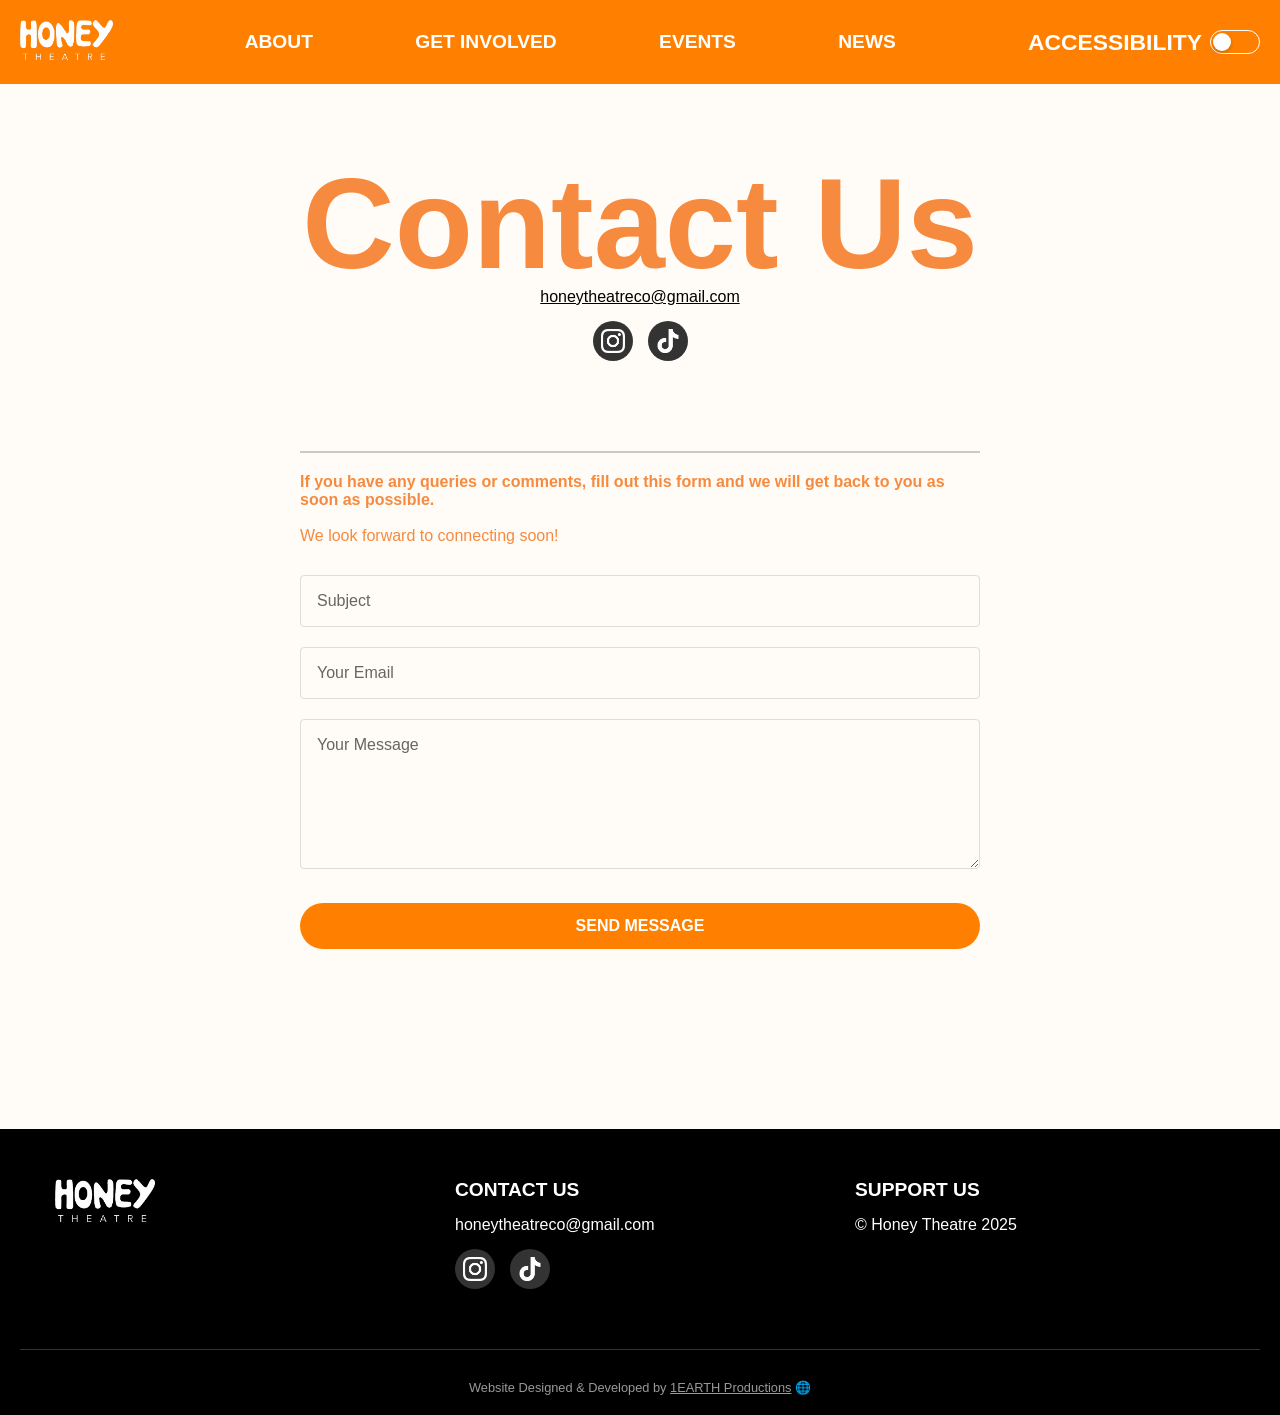
<file: contact.html>
<!DOCTYPE html>
<html lang="en">
  <head>
    <meta charset="UTF-8" />
    <meta name="viewport" content="width=device-width, initial-scale=1.0" />
    <title>Honey Theatre</title>
    <link
      href="https://db.onlinewebfonts.com/c/413438edc16177b70627d108238ec05f?family=TRJN+DaVinci+Text"
      rel="stylesheet"
    />

    <script
      src="https://cdn.userway.org/widget.js"
      data-account="AlXfe9YAX3"
    ></script>
    <link rel="stylesheet" href="static/styles/mainstyle.css" />
    <link rel="icon" type="image/png" href="/static/img/HoneyIcon.png" />
  </head>

  <body>
    <!-- Navbar -->
    <nav class="navbar navbaralt">
      <a href="index.html">
        <img
          src="static/img/Honey Logo small White.png"
          alt="Honey Theatre Logo"
          class="logo"
      /></a>

      <!-- Mobile Menu Button - NEW ADDITION -->
      <button class="mobile-menu-toggle" aria-label="Toggle mobile menu">
        <span class="menu-bar"></span>
        <span class="menu-bar"></span>
        <span class="menu-bar"></span>
      </button>

      <div class="nav-links">
        <a class="orangelink" href="about.html">About</a>
        <a class="orangelink" href="getinvolved.html">Get Involved</a>
        <a class="orangelink" href="events.html">Events</a>
        <a class="orangelink" href="news.html">News</a>
      </div>
      <button
        class="accessibility-toggle"
        aria-label="Toggle accessibility features"
      >
        <span class="toggle-label">ACCESSIBILITY</span>
        <span class="toggle-switch">
          <span class="toggle-handle"></span>
        </span>
      </button>
    </nav>

    <div class="body-content">
      <div class="hero-text3 orangetext">Contact Us</div>

      <div class="form-holder">
        <p class="center-align blacktext">
          <a href="mailto:honeytheatreco@gmail.com">honeytheatreco@gmail.com</a>
        </p>

        <div class="social-icons center-align">
          <a
            href="https://www.instagram.com/honey.theatre/"
            target="_blank"
            class="social-icon"
          >
            <img src="static/img/instagramWhite.png" alt="Instagram" />
          </a>
          <a href="#" class="social-icon" target="_blank">
            <img src="static/img/tiktoklogoWhite.png" alt="TikTok" />
          </a>
        </div>

        <div class="endspacer2"></div>

        <div class="bottom-line"></div>

        <div class="contactmsg animatedtext orangetext">
          <p>
            <strong
              >If you have any queries or comments, fill out this form and we
              will get back to you as soon as possible.</strong
            >
          </p>
          <br />
          <p>We look forward to connecting soon!</p>
        </div>

        <form
          class="contact-form animatedtext"
          action="https://formspree.io/f/mvgkepjq"
          method="POST"
        >
          <div class="form-group">
            <input
              type="text"
              id="subject"
              name="subject"
              required
              placeholder="Subject"
            />
          </div>

          <div class="form-group">
            <input
              type="email"
              id="email"
              name="email"
              required
              placeholder="Your Email"
            />
          </div>

          <div class="form-group">
            <textarea
              id="message"
              name="message"
              rows="5"
              required
              placeholder="Your Message"
            ></textarea>
          </div>

          <button type="submit" class="submit-btn">Send Message</button>

          <!-- Success message (hidden by default) -->
          <div class="success-message" style="display: none">
            <p>Thank you for your message! We'll get back to you soon.</p>
          </div>
        </form>
      </div>
    </div>

    

    <script>
      document
        .querySelector(".contact-form")
        .addEventListener("submit", function (e) {
          e.preventDefault(); // Prevent the default form submission

          // Hide all form inputs and the submit button
          const formElements = this.querySelectorAll(
            ".form-group, .submit-btn"
          );
          formElements.forEach((element) => {
            element.style.display = "none";
          });

          // Show the success message
          this.querySelector(".success-message").style.display = "block";

          // Actually submit the form in the background
          fetch(this.action, {
            method: this.method,
            body: new FormData(this),
            headers: {
              Accept: "application/json",
            },
          })
            .then((response) => {
              if (!response.ok) {
                throw new Error("Network response was not ok");
              }
              return response.json();
            })
            .catch((error) => {
              console.error(
                "There was a problem with the form submission:",
                error
              );
            });
        });
    </script>

    <div class="endspacer"></div>

    <!-- Newsletter Button -->
    <div class="newsletter-btn" id="newsletterBtn">
      Sign up to our newsletter!
      <button class="close-btn" id="closeNewsletterBtn">×</button>
    </div>

    <!-- Footer -->
    <footer>
      <div class="footer-container">
        <!-- Column 1: Logo -->
        <div class="footer-column">
          <a href="#" class="back-to-top" title="Back to Top">
            <img
              src="static/img/Honey Logo small White.png"
              alt="Honey Theatre Logo"
              class="footer-logo"
            />
          </a>
        </div>

        <!-- Column 2: Contact -->
        <div class="footer-column">
          <h3><a href="/contact.html">CONTACT US</a></h3>
          <p>
            <a href="mailto:honeytheatreco@gmail.com"
              >honeytheatreco@gmail.com</a
            >
          </p>
          <div class="social-icons">
            <a
              href="https://www.instagram.com/honey.theatre/"
              target="_blank"
              class="social-icon"
            >
              <img src="static/img/instagramWhite.png" alt="Instagram" />
            </a>
            <a href="#" class="social-icon" target="_blank">
              <img src="static/img/tiktoklogoWhite.png" alt="TikTok" />
            </a>
          </div>
        </div>

        <!-- Column 3: Support -->
        <div class="footer-column">
          <h3><a href="/support.html">SUPPORT US</a></h3>
          <p>© Honey Theatre 2025</p>
        </div>
      </div>

      <div class="footer-bottom">
        Website Designed & Developed by
        <a href="https://www.1-earth.world" target="_blank"
          >1EARTH Productions</a
        >
        🌐
      </div>
    </footer>

    <script>
      // BACK 2 TOP BUTTON SCRIPT
      document
        .querySelector(".back-to-top")
        .addEventListener("click", function (e) {
          e.preventDefault();
          window.scrollTo({
            top: 0,
            behavior: "smooth",
          });
        });
    </script>

    <script>
      // Track UserWay widget state
      let userWayWidgetOpen = false;

      document.addEventListener("DOMContentLoaded", function () {
        const heroText = document.querySelector(".hero-text");
        const curtainLeft = document.querySelector(".curtain-left");
        const curtainRight = document.querySelector(".curtain-right");
        const curtainLinks = document.querySelectorAll(".curtain-content a");
        const accessibilityToggle = document.querySelector(
          ".accessibility-toggle"
        );

        let curtainsClosed = false;

        function handleScroll() {
          const scrollPosition = window.scrollY;
          const windowHeight = window.innerHeight;
          const triggerPoint = windowHeight * 0.5;

          const progress = Math.min(scrollPosition / triggerPoint, 1);

          curtainLeft.style.transform = `translateX(${-100 + progress * 100}%)`;
          curtainRight.style.transform = `translateX(${100 - progress * 100}%)`;
          heroText.style.opacity = 1 - progress;

          if (progress > 0.3) {
            curtainLinks.forEach((link) => {
              link.style.opacity = Math.min((progress - 0.3) / 0.2, 1);
            });
          } else {
            curtainLinks.forEach((link) => {
              link.style.opacity = 0;
            });
          }

          if (progress >= 1 && !curtainsClosed) {
            curtainsClosed = true;
          } else if (progress < 1 && curtainsClosed) {
            curtainsClosed = false;
          }
        }

        // Handle accessibility toggle
        accessibilityToggle.addEventListener("click", function () {
          this.classList.toggle("active");
          userWayWidgetOpen = !userWayWidgetOpen;

          // Method 1: Click the actual UserWay button
          const userwayButton = document.querySelector(
            "#userwayAccessibilityIcon"
          );
          if (userwayButton) {
            userwayButton.click();
          }
          // Method 2: Fallback to postMessage
          else {
            const userwayIframe = document.querySelector(
              "#userway-widget iframe"
            );
            if (userwayIframe && userwayIframe.contentWindow) {
              try {
                userwayIframe.contentWindow.postMessage(
                  {
                    action: userWayWidgetOpen ? "open" : "close",
                    source: "userway",
                  },
                  "*"
                );
              } catch (e) {
                console.error("Error communicating with UserWay:", e);
                toggleFallbackAccessibility();
              }
            } else {
              toggleFallbackAccessibility();
            }
          }

          function toggleFallbackAccessibility() {
            console.warn("Using fallback accessibility mode");
            document.body.classList.toggle(
              "accessibility-mode",
              userWayWidgetOpen
            );
          }
        });

        function init() {
          curtainLeft.style.transform = "translateX(-100%)";
          curtainRight.style.transform = "translateX(100%)";
          heroText.style.opacity = 1;
          curtainLinks.forEach((link) => (link.style.opacity = 0));
          window.addEventListener("scroll", handleScroll);

          // Hide UserWay widget initially
          hideUserWayIcon();
        }

        function hideUserWayIcon() {
          const userwayIcon = document.querySelector(
            "#userwayAccessibilityIcon"
          );
          if (userwayIcon) {
            userwayIcon.style.display = "none";
          } else {
            // Keep checking until we find it (max 10 times)
            let checks = 0;
            const checkInterval = setInterval(() => {
              checks++;
              const icon = document.querySelector("#userwayAccessibilityIcon");
              if (icon || checks >= 10) {
                clearInterval(checkInterval);
                if (icon) icon.style.display = "none";
              }
            }, 500);
          }
        }

        init();
      });
    </script>
    <script>
      document.addEventListener("DOMContentLoaded", function () {
        const newsletterBtn = document.getElementById("newsletterBtn");
        const closeBtn = document.getElementById("closeNewsletterBtn");

        // Show button after 3 seconds
        setTimeout(function () {
          console.log("Attempting to show newsletter button");
          if (!localStorage.getItem("newsletterClosed")) {
            console.log("Showing newsletter button");
            newsletterBtn.classList.add("visible");
          } else {
            console.log("Newsletter was previously closed by user");
          }
        }, 3000);

        // Close button functionality
        closeBtn.addEventListener("click", function (e) {
          e.stopPropagation(); // Prevent triggering the main button click
          newsletterBtn.classList.remove("visible");
          newsletterBtn.classList.add("hidden");

          // Store preference in localStorage
          localStorage.setItem("newsletterClosed", "true");
        });

        // Main button click (could link to a signup page)
        newsletterBtn.addEventListener("click", function () {
          // Replace this with your actual signup functionality
          window.location.href = "/newsletter-signup.html";
        });
      });
    </script>
    <script>
      // Intersection Observer for animated text
      document.addEventListener("DOMContentLoaded", function () {
        // Hero text animation is handled by CSS

        // Animate paragraphs when they come into view
        const animatedElements = document.querySelectorAll(".animatedtext");

        const observer = new IntersectionObserver(
          (entries) => {
            entries.forEach((entry) => {
              if (entry.isIntersecting) {
                entry.target.classList.add("visible");
              }
            });
          },
          {
            threshold: 0.1,
            rootMargin: "0px 0px -50px 0px",
          }
        );

        animatedElements.forEach((element) => {
          observer.observe(element);
        });
      });
    </script>
    <script>
      // Mobile Menu Toggle
      document.addEventListener("DOMContentLoaded", function () {
        const mobileToggle = document.querySelector(".mobile-menu-toggle");
        const mobileMenu = document.createElement("div");
        mobileMenu.className = "mobile-menu-overlay";

        // Create mobile menu content with close button in top right
        mobileMenu.innerHTML = `
    <div class="mobile-menu-header">
      <img src="static/img/Honey Logo small White.png" alt="Honey Theatre Logo" class="mobile-menu-logo">
      <button class="mobile-menu-close" aria-label="Close menu">×</button>
    </div>
    <div class="mobile-menu-links">
      <a class="orangelink" href="about.html">About</a>
      <a class="orangelink" href="getinvolved.html">Get Involved</a>
      <a class="orangelink" href="events.html">Events</a>
      <a class="orangelink" href="news.html">News</a>
    </div>
  `;

        document.body.appendChild(mobileMenu);

        const closeButton = mobileMenu.querySelector(".mobile-menu-close");

        // Toggle menu
        mobileToggle.addEventListener("click", function () {
          mobileMenu.classList.add("active");
          document.body.style.overflow = "hidden"; // Prevent scrolling
        });

        // Close menu
        closeButton.addEventListener("click", function () {
          mobileMenu.classList.remove("active");
          document.body.style.overflow = ""; // Re-enable scrolling
        });

        // Close menu when clicking on links
        const mobileLinks = mobileMenu.querySelectorAll(".mobile-menu-links a");
        mobileLinks.forEach((link) => {
          link.addEventListener("click", function () {
            mobileMenu.classList.remove("active");
            document.body.style.overflow = "";
          });
        });
      });
    </script>
  </body>
</html>
</file>
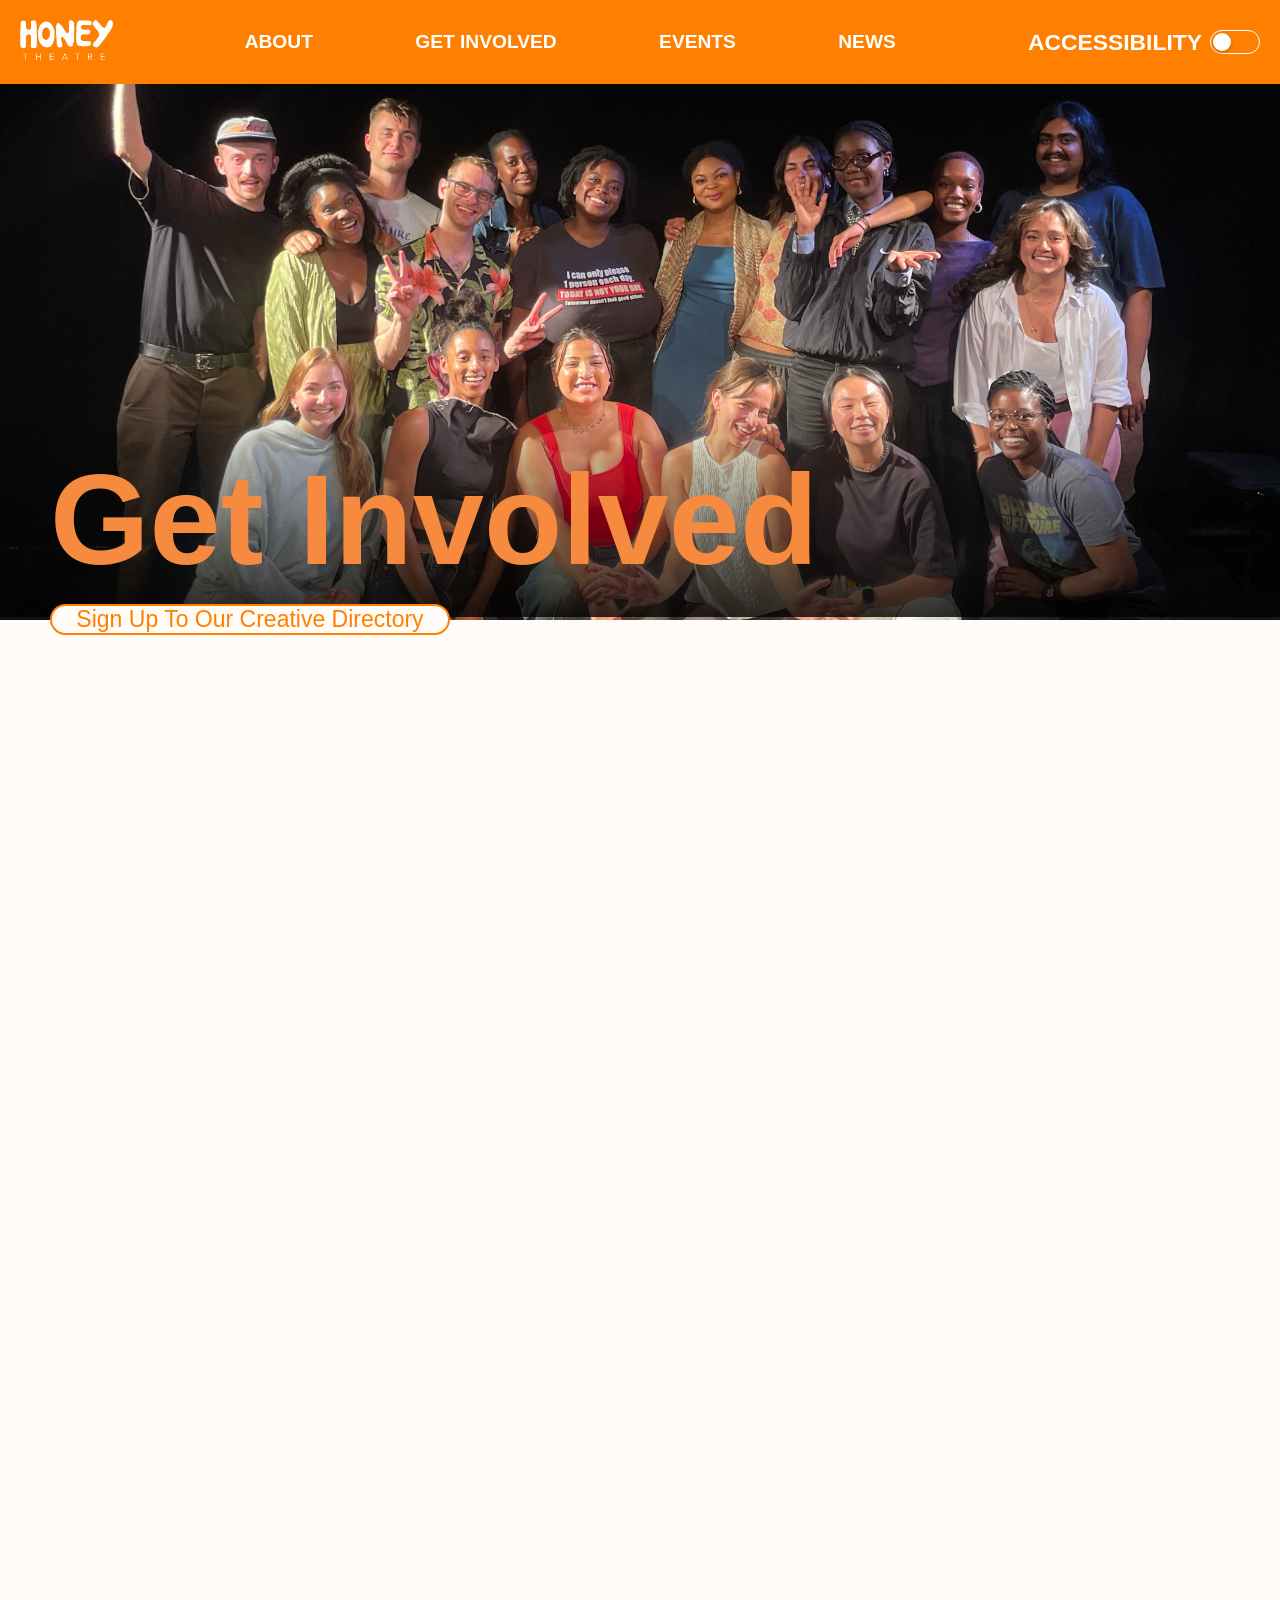
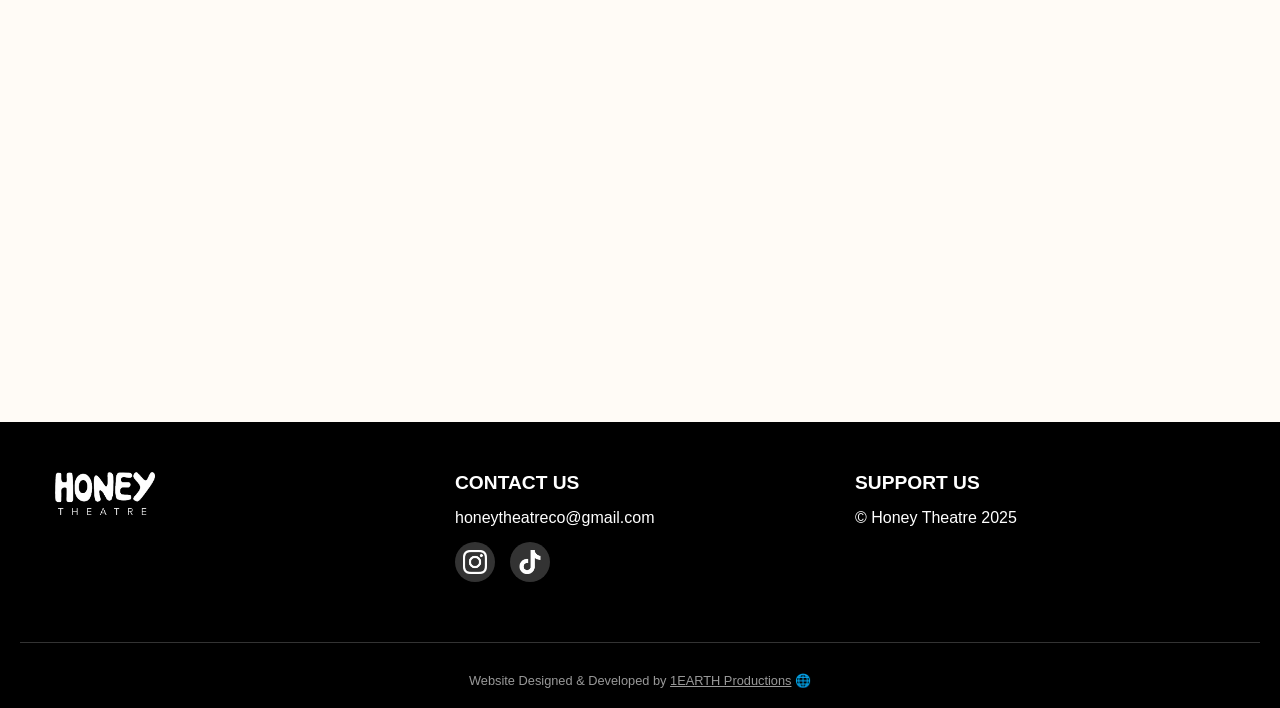
<file: getinvolved.html>
<!DOCTYPE html>
<html lang="en">

<head>
  <meta charset="UTF-8" />
  <meta name="viewport" content="width=device-width, initial-scale=1.0" />
  <title>Honey Theatre</title>
  <link href="https://db.onlinewebfonts.com/c/413438edc16177b70627d108238ec05f?family=TRJN+DaVinci+Text"
    rel="stylesheet" />

  <script src="https://cdn.userway.org/widget.js" data-account="AlXfe9YAX3"></script>
  <link rel="stylesheet" href="static/styles/mainstyle.css" />
  <link rel="icon" type="image/png" href="/static/img/HoneyIcon.png">
</head>

<body>
  <!-- Navbar -->
  <nav class="navbar navbaralt">
    <a href="index.html"> <img src="static/img/Honey Logo small White.png" alt="Honey Theatre Logo" class="logo"></a>

    <!-- Mobile Menu Button - NEW ADDITION -->
    <button class="mobile-menu-toggle" aria-label="Toggle mobile menu">
      <span class="menu-bar"></span>
      <span class="menu-bar"></span>
      <span class="menu-bar"></span>
  </button>

    <div class="nav-links">
      <a class="orangelink" href="about.html">About</a>
      <a class="orangelink" href="getinvolved.html">Get Involved</a>
      <a class="orangelink" href="events.html">Events</a>
      <a class="orangelink" href="news.html">News</a>
    </div>
    <button class="accessibility-toggle" aria-label="Toggle accessibility features">
      <span class="toggle-label">ACCESSIBILITY</span>
      <span class="toggle-switch">
        <span class="toggle-handle"></span>
      </span>
    </button>
  </nav>

  <div class="secondarylanding">
    <!-- Sticky video background -->
    <div class="image-container">
      <img src="static/img/getinvovled.png" alt="honey theater community" />
    </div>

    <!-- Hero text over video -->
    <div class="hero-text2 orangetext">Get Involved</div>
  </div>
  <button class="landingbutton nohover" type="button" >Sign Up To Our Creative Directory</button>

  <div class="body-content">

  

    <div class="form-holder2">
      <iframe src="https://docs.google.com/forms/d/e/1FAIpQLSeUqQCWn9dojhyGnM8Dz6GFpZNDYBwScST0XBTcdprYUK8Keg/viewform?embedded=true" width="100%" height="4383" frameborder="0" marginheight="0" marginwidth="0">Loading…</iframe>
    </div>

    
    <div class="endspacer"></div>
  </div>


  <!-- Newsletter Button -->
  <div class="newsletter-btn" id="newsletterBtn">
    Sign up to our newsletter!
    <button class="close-btn" id="closeNewsletterBtn">×</button>
  </div>



  <!-- Footer -->
  <footer>
    <div class="footer-container">
      <!-- Column 1: Logo -->
      <div class="footer-column">
        <a href="#" class="back-to-top" title="Back to Top">
          <img src="static/img/Honey Logo small White.png" alt="Honey Theatre Logo" class="footer-logo">
        </a>
      </div>

      <!-- Column 2: Contact -->
      <div class="footer-column">
        <h3><a href="/contact.html">CONTACT US</a></h3>
        <p><a href="mailto:honeytheatreco@gmail.com">honeytheatreco@gmail.com</a></p>
        <div class="social-icons">
          <a href="https://www.instagram.com/honey.theatre/" target="_blank" class="social-icon">
            <img src="static/img/instagramWhite.png" alt="Instagram">
          </a>
          <a href="#" class="social-icon" target="_blank">
            <img src="static/img/tiktoklogoWhite.png" alt="TikTok">
          </a>
        </div>
      </div>

      <!-- Column 3: Support -->
      <div class="footer-column">
        <h3><a href="/support.html">SUPPORT US</a></h3>
        <p>© Honey Theatre 2025</p>
      </div>
    </div>

    <div class="footer-bottom">
      Website Designed & Developed by <a href="https://www.1-earth.world" target="_blank">1EARTH Productions</a>
      🌐
    </div>
  </footer>




  <script>// BACK 2 TOP BUTTON SCRIPT
    document.querySelector('.back-to-top').addEventListener('click', function (e) {
      e.preventDefault();
      window.scrollTo({
        top: 0,
        behavior: 'smooth'
      });
    });
  </script>

  <script>
    // Track UserWay widget state
    let userWayWidgetOpen = false;

    document.addEventListener("DOMContentLoaded", function () {
      const heroText = document.querySelector(".hero-text");
      const curtainLeft = document.querySelector(".curtain-left");
      const curtainRight = document.querySelector(".curtain-right");
      const curtainLinks = document.querySelectorAll(".curtain-content a");
      const accessibilityToggle = document.querySelector(
        ".accessibility-toggle"
      );

      let curtainsClosed = false;

      function handleScroll() {
        const scrollPosition = window.scrollY;
        const windowHeight = window.innerHeight;
        const triggerPoint = windowHeight * 0.5;

        const progress = Math.min(scrollPosition / triggerPoint, 1);

        curtainLeft.style.transform = `translateX(${-100 + progress * 100}%)`;
        curtainRight.style.transform = `translateX(${100 - progress * 100}%)`;
        heroText.style.opacity = 1 - progress;

        if (progress > 0.3) {
          curtainLinks.forEach((link) => {
            link.style.opacity = Math.min((progress - 0.3) / 0.2, 1);
          });
        } else {
          curtainLinks.forEach((link) => {
            link.style.opacity = 0;
          });
        }

        if (progress >= 1 && !curtainsClosed) {
          curtainsClosed = true;
        } else if (progress < 1 && curtainsClosed) {
          curtainsClosed = false;
        }
      }

      // Handle accessibility toggle
      accessibilityToggle.addEventListener("click", function () {
        this.classList.toggle("active");
        userWayWidgetOpen = !userWayWidgetOpen;

        // Method 1: Click the actual UserWay button
        const userwayButton = document.querySelector(
          "#userwayAccessibilityIcon"
        );
        if (userwayButton) {
          userwayButton.click();
        }
        // Method 2: Fallback to postMessage
        else {
          const userwayIframe = document.querySelector(
            "#userway-widget iframe"
          );
          if (userwayIframe && userwayIframe.contentWindow) {
            try {
              userwayIframe.contentWindow.postMessage(
                {
                  action: userWayWidgetOpen ? "open" : "close",
                  source: "userway",
                },
                "*"
              );
            } catch (e) {
              console.error("Error communicating with UserWay:", e);
              toggleFallbackAccessibility();
            }
          } else {
            toggleFallbackAccessibility();
          }
        }

        function toggleFallbackAccessibility() {
          console.warn("Using fallback accessibility mode");
          document.body.classList.toggle(
            "accessibility-mode",
            userWayWidgetOpen
          );
        }
      });

      function init() {
        curtainLeft.style.transform = "translateX(-100%)";
        curtainRight.style.transform = "translateX(100%)";
        heroText.style.opacity = 1;
        curtainLinks.forEach((link) => (link.style.opacity = 0));
        window.addEventListener("scroll", handleScroll);

        // Hide UserWay widget initially
        hideUserWayIcon();
      }

      function hideUserWayIcon() {
        const userwayIcon = document.querySelector(
          "#userwayAccessibilityIcon"
        );
        if (userwayIcon) {
          userwayIcon.style.display = "none";
        } else {
          // Keep checking until we find it (max 10 times)
          let checks = 0;
          const checkInterval = setInterval(() => {
            checks++;
            const icon = document.querySelector("#userwayAccessibilityIcon");
            if (icon || checks >= 10) {
              clearInterval(checkInterval);
              if (icon) icon.style.display = "none";
            }
          }, 500);
        }
      }

      init();
    });
  </script>
  <script>
    document.addEventListener('DOMContentLoaded', function () {
      const newsletterBtn = document.getElementById('newsletterBtn');
      const closeBtn = document.getElementById('closeNewsletterBtn');



      // Show button after 3 seconds
      setTimeout(function () {
        console.log('Attempting to show newsletter button');
        if (!localStorage.getItem('newsletterClosed')) {
          console.log('Showing newsletter button');
          newsletterBtn.classList.add('visible');
        } else {
          console.log('Newsletter was previously closed by user');
        }
      }, 3000);

      // Close button functionality
      closeBtn.addEventListener('click', function (e) {
        e.stopPropagation(); // Prevent triggering the main button click
        newsletterBtn.classList.remove('visible');
        newsletterBtn.classList.add('hidden');

        // Store preference in localStorage
        localStorage.setItem('newsletterClosed', 'true');
      });

      // Main button click (could link to a signup page)
      newsletterBtn.addEventListener('click', function () {
        // Replace this with your actual signup functionality
        window.location.href = '/newsletter-signup.html';
      });
    });
  </script>
  <script>
    // Intersection Observer for animated text
    document.addEventListener('DOMContentLoaded', function() {
        // Hero text animation is handled by CSS
        
        // Animate paragraphs when they come into view
        const animatedElements = document.querySelectorAll('.animatedtext');
        
        const observer = new IntersectionObserver((entries) => {
            entries.forEach(entry => {
                if (entry.isIntersecting) {
                    entry.target.classList.add('visible');
                }
            });
        }, {
            threshold: 0.1,
            rootMargin: '0px 0px -50px 0px'
        });

        animatedElements.forEach(element => {
            observer.observe(element);
        });
    });
</script>
<script>
  // Mobile Menu Toggle
  document.addEventListener('DOMContentLoaded', function () {
    const mobileToggle = document.querySelector('.mobile-menu-toggle');
    const navbar = document.querySelector('.navbar');
    const mobileMenu = document.createElement('div');
    mobileMenu.className = 'mobile-menu-overlay';

    // Create mobile menu content
    mobileMenu.innerHTML = `
      <div class="mobile-menu-header">
        <img src="static/img/Honey Logo small White.png" alt="Honey Theatre Logo" class="mobile-menu-logo">
        <button class="mobile-menu-close" aria-label="Close menu">×</button>
      </div>
      <div class="mobile-menu-links">
        <a class="orangelink" href="about.html">About</a>
        <a class="orangelink" href="getinvolved.html">Get Involved</a>
        <a class="orangelink" href="events.html">Events</a>
        <a class="orangelink" href="news.html">News</a>
      </div>
    `;

    document.body.appendChild(mobileMenu);
    const closeButton = mobileMenu.querySelector('.mobile-menu-close');

    // Toggle menu
    mobileToggle.addEventListener('click', function () {
      mobileMenu.classList.add('active');
      document.body.style.overflow = 'hidden';
      navbar.style.opacity = '0';
      navbar.style.pointerEvents = 'none'; // Disable interactions
    });

    // Close menu
    closeButton.addEventListener('click', function () {
      mobileMenu.classList.remove('active');
      document.body.style.overflow = '';
      navbar.style.opacity = '1';
      navbar.style.pointerEvents = 'auto'; // Re-enable interactions
    });

    // Close menu when clicking on links
    const mobileLinks = mobileMenu.querySelectorAll('.mobile-menu-links a');
    mobileLinks.forEach(link => {
      link.addEventListener('click', function () {
        mobileMenu.classList.remove('active');
        document.body.style.overflow = '';
        navbar.style.opacity = '1';
        navbar.style.pointerEvents = 'auto'; // Re-enable interactions
      });
    });
  });
</script>
</body>

</html>
</file>
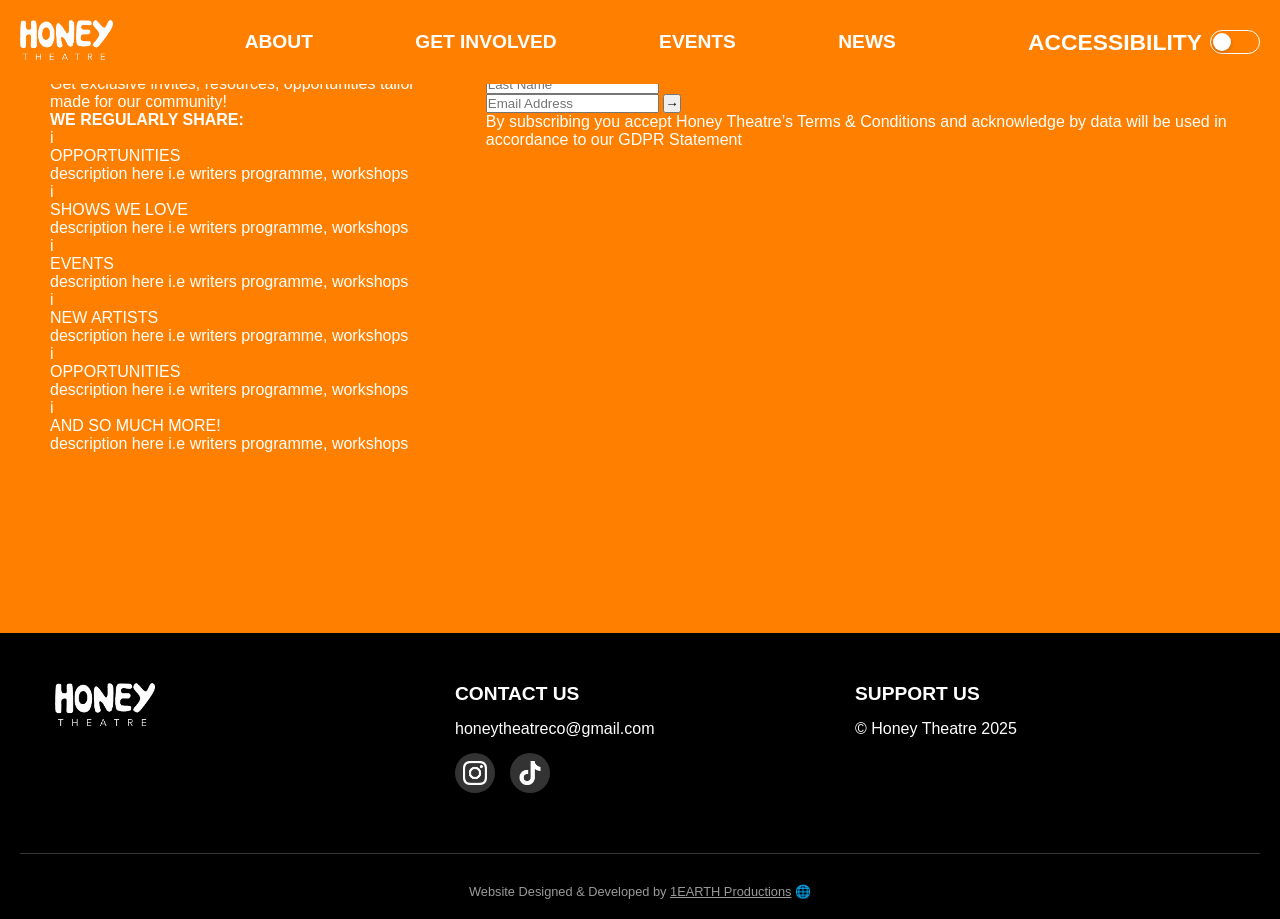
<file: newsletter-signup.html>
<!DOCTYPE html>
<html lang="en">

<head>
  <meta charset="UTF-8" />
  <meta name="viewport" content="width=device-width, initial-scale=1.0" />
  <title>Honey Theatre</title>
  <link href="https://db.onlinewebfonts.com/c/413438edc16177b70627d108238ec05f?family=TRJN+DaVinci+Text"
    rel="stylesheet" />

  <script src="https://cdn.userway.org/widget.js" data-account="AlXfe9YAX3"></script>
  <link rel="stylesheet" href="static/styles/mainstyle.css" />
  <link rel="icon" type="image/png" href="/static/img/HoneyIcon.png" />
</head>

<body style="background-color: #ff8000;">
  <!-- Navbar -->
  <nav class="navbar navbaralt">
    <a href="index.html">
      <img src="static/img/Honey Logo small White.png" alt="Honey Theatre Logo" class="logo" /></a>

    <!-- Mobile Menu Button - NEW ADDITION -->
    <button class="mobile-menu-toggle" aria-label="Toggle mobile menu">
      <span class="menu-bar"></span>
      <span class="menu-bar"></span>
      <span class="menu-bar"></span>
    </button>

    <div class="nav-links">
      <a class="orangelink" href="about.html">About</a>
      <a class="orangelink" href="getinvolved.html">Get Involved</a>
      <a class="orangelink" href="events.html">Events</a>
      <a class="orangelink" href="news.html">News</a>
    </div>
    <button class="accessibility-toggle" aria-label="Toggle accessibility features">
      <span class="toggle-label">ACCESSIBILITY</span>
      <span class="toggle-switch">
        <span class="toggle-handle"></span>
      </span>
    </button>
  </nav>

  <!-- <div class="endspacer"></div> -->
  <!-- <button class="landingbutton" type="button" onclick="alert('Hello world!')">SUPPORT US!</button> -->

  <div style="background-color: #ff8000;"" class=" body-content">
    <!-- Upcoming Events -->
    <div class="paragraph-holder subscribe-container">
      <div class=" whitetext">
        <p class="bigtext mediumweight">Sign up to our Newsletter!</p>
        <p>Get exclusive invites, resources, opportunities tailor made for our community!</p>
        <p><strong>WE REGULARLY SHARE:</strong></p>
        <div class="subscribe-info-grid">
          <div class="subscribe-info-item">
            <div class="subscribe-info-icon">i</div>
            <div>
              <p class="subscribe-info-title">OPPORTUNITIES</p>
              <p class="subscribe-info-description">description here i.e writers programme, workshops</p>
            </div>
          </div>
          <div class="subscribe-info-item">
            <div class="subscribe-info-icon">i</div>
            <div>
              <p class="subscribe-info-title">SHOWS WE LOVE</p>
              <p class="subscribe-info-description">description here i.e writers programme, workshops</p>
            </div>
          </div>
          <div class="subscribe-info-item">
            <div class="subscribe-info-icon">i</div>
            <div>
              <p class="subscribe-info-title">EVENTS</p>
              <p class="subscribe-info-description">description here i.e writers programme, workshops</p>
            </div>
          </div>
          <div class="subscribe-info-item">
            <div class="subscribe-info-icon">i</div>
            <div>
              <p class="subscribe-info-title">NEW ARTISTS</p>
              <p class="subscribe-info-description">description here i.e writers programme, workshops</p>
            </div>
          </div>
          <div class="subscribe-info-item">
            <div class="subscribe-info-icon">i</div>
            <div>
              <p class="subscribe-info-title">OPPORTUNITIES</p>
              <p class="subscribe-info-description">description here i.e writers programme, workshops</p>
            </div>
          </div>
          <div class="subscribe-info-item">
            <div class="subscribe-info-icon">i</div>
            <div>
              <p class="subscribe-info-title">AND SO MUCH MORE!</p>
              <p class="subscribe-info-description">description here i.e writers programme, workshops</p>
            </div>
          </div>
        </div>
      </div>


      <div class=" orangetext border-desktop">

        <a href="index.html"><button class="subscription-close" aria-label="Close menu">×</button></a>

        <div id="mc_embed_signup">
          <form
            action="https://gle.us11.list-manage.com/subscribe/post?u=a622d16e1ee9e5787760b93c3&amp;id=994673fea8&amp;f_id=001ad7e3f0"
            method="post" id="mc-embedded-subscribe-form" name="mc-embedded-subscribe-form" class="validate"
            target="_self" novalidate="">
            <div class="whitetext desktop-spacing" id="mc_embed_signup_scroll">
              <p class="bigtext mediumweight">Subscribe</p>


              <div class="mc-field-group"><label for="mce-FNAME"> </label>
                <input class="aveni mediumweight subscribe-input" type="text" name="FNAME" class=" text" id="mce-FNAME"
                  value="" placeholder="First Name">
              </div>
              <div class="mc-field-group"><label for="mce-LNAME"> </label>
                <input class="avenir mediumweight subscribe-input" type="text" name="LNAME" class=" text" id="mce-LNAME"
                  value="" placeholder="Last Name">
              </div>
              <div class="mc-field-group email-wrapper">
                <label for="mce-EMAIL"></label>
                <div class="email-input-container">
                  <input class="avenir mediumweight subscribe-input required email" 
                         type="email" name="EMAIL" id="mce-EMAIL" required value="" 
                         placeholder="Email Address">
                  <button type="submit" name="subscribe" id="mc-embedded-subscribe" 
                          class="arrow-button">→</button>
                </div>
              </div>
              <div id="mce-responses" class="clear foot">
                <div class="response" id="mce-error-response" style="display: none;"></div>
                <div class="response" id="mce-success-response" style="display: none;"></div>
              </div>
              <div aria-hidden="true" style="position: absolute; left: -5000px;">

                <input type="text" name="b_a622d16e1ee9e5787760b93c3_994673fea8" tabindex="-1" value="">
              </div>
              <!-- <div class="optionalParent">
                <div class="clear foot">
                  <input type="submit" name="subscribe" id="mc-embedded-subscribe" class="button" value="Subscribe">

                </div>
              </div> -->
              <p class="subscribe-info-description">By subscribing you accept Honey Theatre’s Terms & Conditions and
                acknowledge by data will be used in accordance to our GDPR Statement</p>
            </div>
          </form>
        </div>
      </div>
    </div>
    


    <div class="endspacer"></div>
  </div>


  <style>

  </style>





  <!-- Footer -->
  <footer>
    <div class="footer-container">
      <!-- Column 1: Logo -->
      <div class="footer-column">
        <a href="#" class="back-to-top" title="Back to Top">
          <img src="static/img/Honey Logo small White.png" alt="Honey Theatre Logo" class="footer-logo" />
        </a>
      </div>

      <!-- Column 2: Contact -->
      <div class="footer-column">
        <h3><a href="/contact.html">CONTACT US</a></h3>
        <p>
          <a href="mailto:honeytheatreco@gmail.com">honeytheatreco@gmail.com</a>
        </p>
        <div class="social-icons">
          <a href="https://www.instagram.com/honey.theatre/" target="_blank" class="social-icon">
            <img src="static/img/instagramWhite.png" alt="Instagram" />
          </a>
          <a href="#" class="social-icon" target="_blank">
            <img src="static/img/tiktoklogoWhite.png" alt="TikTok" />
          </a>
        </div>
      </div>

      <!-- Column 3: Support -->
      <div class="footer-column">
        <h3><a href="/support.html">SUPPORT US</a></h3>
        <p>© Honey Theatre 2025</p>
      </div>
    </div>

    <div class="footer-bottom">
      Website Designed & Developed by
      <a href="https://www.1-earth.world" target="_blank">1EARTH Productions</a>
      🌐
    </div>
  </footer>

  <script>
    // BACK 2 TOP BUTTON SCRIPT
    document
      .querySelector(".back-to-top")
      .addEventListener("click", function (e) {
        e.preventDefault();
        window.scrollTo({
          top: 0,
          behavior: "smooth",
        });
      });
  </script>

  <script>
    // Track UserWay widget state
    let userWayWidgetOpen = false;

    document.addEventListener("DOMContentLoaded", function () {
      const heroText = document.querySelector(".hero-text");
      const curtainLeft = document.querySelector(".curtain-left");
      const curtainRight = document.querySelector(".curtain-right");
      const curtainLinks = document.querySelectorAll(".curtain-content a");
      const accessibilityToggle = document.querySelector(
        ".accessibility-toggle"
      );

      let curtainsClosed = false;

      function handleScroll() {
        const scrollPosition = window.scrollY;
        const windowHeight = window.innerHeight;
        const triggerPoint = windowHeight * 0.5;

        const progress = Math.min(scrollPosition / triggerPoint, 1);

        curtainLeft.style.transform = `translateX(${-100 + progress * 100}%)`;
        curtainRight.style.transform = `translateX(${100 - progress * 100}%)`;
        heroText.style.opacity = 1 - progress;

        if (progress > 0.3) {
          curtainLinks.forEach((link) => {
            link.style.opacity = Math.min((progress - 0.3) / 0.2, 1);
          });
        } else {
          curtainLinks.forEach((link) => {
            link.style.opacity = 0;
          });
        }

        if (progress >= 1 && !curtainsClosed) {
          curtainsClosed = true;
        } else if (progress < 1 && curtainsClosed) {
          curtainsClosed = false;
        }
      }

      // Handle accessibility toggle
      accessibilityToggle.addEventListener("click", function () {
        this.classList.toggle("active");
        userWayWidgetOpen = !userWayWidgetOpen;

        // Method 1: Click the actual UserWay button
        const userwayButton = document.querySelector(
          "#userwayAccessibilityIcon"
        );
        if (userwayButton) {
          userwayButton.click();
        }
        // Method 2: Fallback to postMessage
        else {
          const userwayIframe = document.querySelector(
            "#userway-widget iframe"
          );
          if (userwayIframe && userwayIframe.contentWindow) {
            try {
              userwayIframe.contentWindow.postMessage(
                {
                  action: userWayWidgetOpen ? "open" : "close",
                  source: "userway",
                },
                "*"
              );
            } catch (e) {
              console.error("Error communicating with UserWay:", e);
              toggleFallbackAccessibility();
            }
          } else {
            toggleFallbackAccessibility();
          }
        }

        function toggleFallbackAccessibility() {
          console.warn("Using fallback accessibility mode");
          document.body.classList.toggle(
            "accessibility-mode",
            userWayWidgetOpen
          );
        }
      });

      function init() {
        curtainLeft.style.transform = "translateX(-100%)";
        curtainRight.style.transform = "translateX(100%)";
        heroText.style.opacity = 1;
        curtainLinks.forEach((link) => (link.style.opacity = 0));
        window.addEventListener("scroll", handleScroll);

        // Hide UserWay widget initially
        hideUserWayIcon();
      }

      function hideUserWayIcon() {
        const userwayIcon = document.querySelector(
          "#userwayAccessibilityIcon"
        );
        if (userwayIcon) {
          userwayIcon.style.display = "none";
        } else {
          // Keep checking until we find it (max 10 times)
          let checks = 0;
          const checkInterval = setInterval(() => {
            checks++;
            const icon = document.querySelector("#userwayAccessibilityIcon");
            if (icon || checks >= 10) {
              clearInterval(checkInterval);
              if (icon) icon.style.display = "none";
            }
          }, 500);
        }
      }

      init();
    });
  </script>

  <script>
    // Intersection Observer for animated text
    document.addEventListener("DOMContentLoaded", function () {
      // Hero text animation is handled by CSS

      // Animate paragraphs when they come into view
      const animatedElements = document.querySelectorAll(".animatedtext");

      const observer = new IntersectionObserver(
        (entries) => {
          entries.forEach((entry) => {
            if (entry.isIntersecting) {
              entry.target.classList.add("visible");
            }
          });
        },
        {
          threshold: 0.1,
          rootMargin: "0px 0px -50px 0px",
        }
      );

      animatedElements.forEach((element) => {
        observer.observe(element);
      });
    });
  </script>
  <script>
    // Mobile Menu Toggle
    document.addEventListener('DOMContentLoaded', function () {
      const mobileToggle = document.querySelector('.mobile-menu-toggle');
      const navbar = document.querySelector('.navbar');
      const mobileMenu = document.createElement('div');
      mobileMenu.className = 'mobile-menu-overlay';

      // Create mobile menu content
      mobileMenu.innerHTML = `
        <div class="mobile-menu-header">
          <img src="static/img/Honey Logo small White.png" alt="Honey Theatre Logo" class="mobile-menu-logo">
          <button class="mobile-menu-close" aria-label="Close menu">×</button>
        </div>
        <div class="mobile-menu-links">
          <a class="orangelink" href="about.html">About</a>
          <a class="orangelink" href="getinvolved.html">Get Involved</a>
          <a class="orangelink" href="events.html">Events</a>
          <a class="orangelink" href="news.html">News</a>
        </div>
      `;

      document.body.appendChild(mobileMenu);
      const closeButton = mobileMenu.querySelector('.mobile-menu-close');

      // Toggle menu
      mobileToggle.addEventListener('click', function () {
        mobileMenu.classList.add('active');
        document.body.style.overflow = 'hidden';
        navbar.style.opacity = '0';
        navbar.style.pointerEvents = 'none'; // Disable interactions
      });

      // Close menu
      closeButton.addEventListener('click', function () {
        mobileMenu.classList.remove('active');
        document.body.style.overflow = '';
        navbar.style.opacity = '1';
        navbar.style.pointerEvents = 'auto'; // Re-enable interactions
      });

      // Close menu when clicking on links
      const mobileLinks = mobileMenu.querySelectorAll('.mobile-menu-links a');
      mobileLinks.forEach(link => {
        link.addEventListener('click', function () {
          mobileMenu.classList.remove('active');
          document.body.style.overflow = '';
          navbar.style.opacity = '1';
          navbar.style.pointerEvents = 'auto'; // Re-enable interactions
        });
      });
    });
  </script>
</body>

</html>
</file>
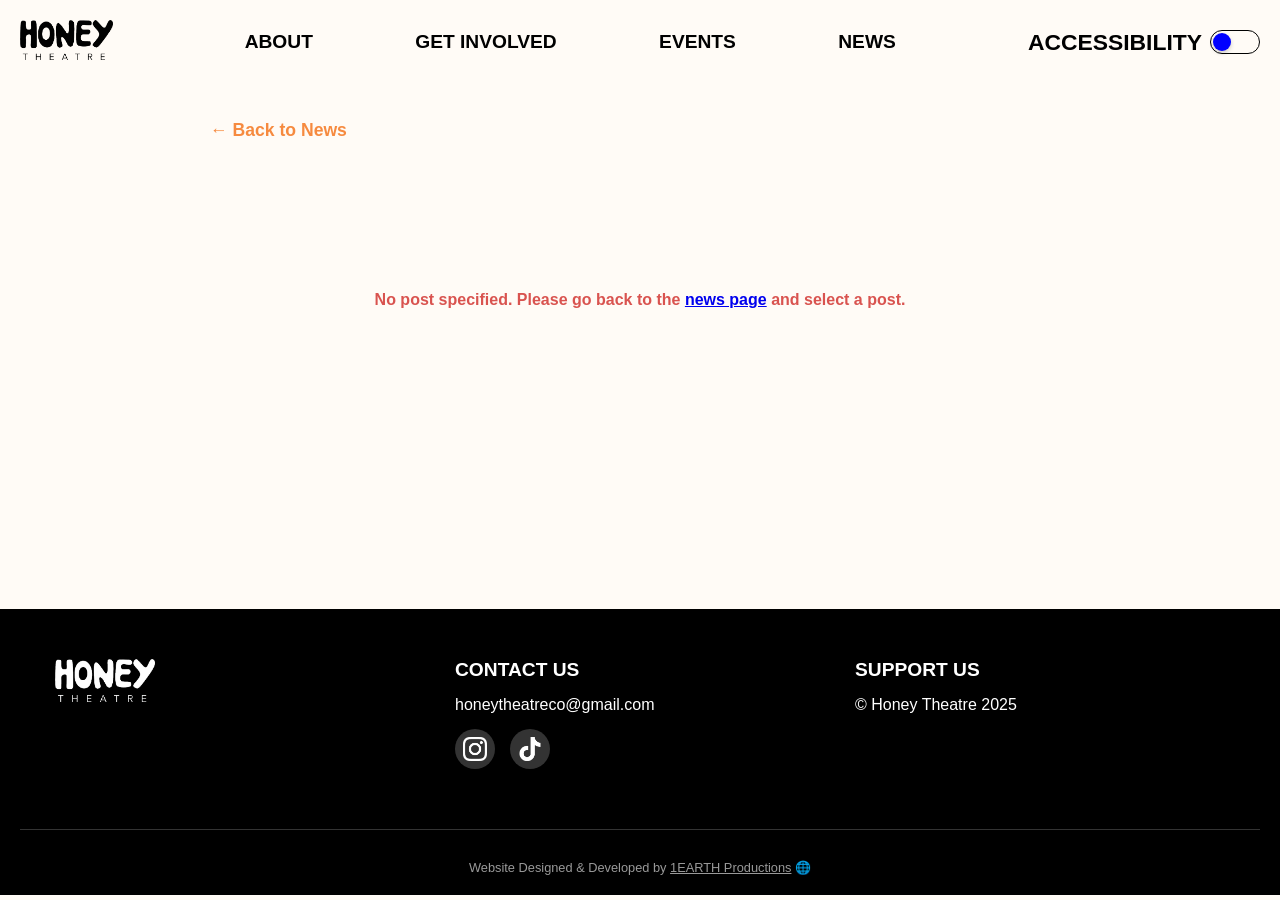
<file: newspost.html>
<!DOCTYPE html>
<html lang="en">

<head>
  <meta charset="UTF-8" />
  <meta name="viewport" content="width=device-width, initial-scale=1.0" />
  <title>Honey Theatre - News Post</title>
  <link href="https://db.onlinewebfonts.com/c/413438edc16177b70627d108238ec05f?family=TRJN+DaVinci+Text"
    rel="stylesheet" />
  <script src="https://cdn.userway.org/widget.js" data-account="AlXfe9YAX3"></script>
  <link rel="stylesheet" href="static/styles/mainstyle.css" />
  <link rel="icon" type="image/png" href="/static/img/HoneyIcon.png">
  <style>
    /* Additional styles for newspost page */
    .post-container {
      max-width: 900px;
      margin: 120px auto 50px;
      padding: 0 20px;
    }

    .back-link {
      display: inline-block;
      margin-bottom: 30px;
      color: #F68A3F;
      text-decoration: none;
      font-weight: 600;
      font-size: 1.1rem;
    }

    .back-link:hover {
      color: #0000ff;
    }

    .post-header {
      margin-bottom: 30px;
    }

    .post-title {
      font-size: 2.5rem;
      margin-bottom: 10px;
      line-height: 1.2;
    }

    .post-meta {
      color: #777;
      font-size: 0.9rem;
      margin-bottom: 20px;
    }

    .post-content {
      line-height: 1.6;
    }

    .post-content img {
      max-width: 100%;
      height: auto;
      margin: 20px 0;
      border-radius: 8px;
    }

    .post-content figure {
      margin: 20px 0;
    }

    .post-content figcaption {
      text-align: center;
      font-size: 0.9rem;
      color: #666;
      margin-top: 8px;
    }

    .loading-message {
      text-align: center;
      margin: 100px 0;
      font-size: 1.2rem;
      color: #666;
    }

    .error-message {
      text-align: center;
      margin: 100px 0;
      color: #d9534f;
    }

    @media (max-width: 768px) {
      .post-title {
        font-size: 1.8rem;
      }

      .post-container {
        margin-top: 80px;
      }
    }
  </style>
</head>

<body>
  <!-- Navbar -->
  <nav class="navbar navbaralt2">
    <a href="index.html"> <img src="static/img/Honey Logo small black.png" alt="Honey Theatre Logo" class="logo"></a>

    <!-- Mobile Menu Button -->
    <button class="mobile-menu-toggle" aria-label="Toggle mobile menu">
      <span class="menu-bar"></span>
      <span class="menu-bar"></span>
      <span class="menu-bar"></span>
    </button>

    <div class="nav-links">
      <a class="orangelink" href="about.html">About</a>
      <a class="orangelink" href="getinvolved.html">Get Involved</a>
      <a class="orangelink" href="events.html">Events</a>
      <a class="orangelink" href="news.html">News</a>
    </div>
    <button class="accessibility-toggle " aria-label="Toggle accessibility features">
      <span class="toggle-label">ACCESSIBILITY</span>
      <span class="toggle-switch toggle-switch-black">
        <span class="toggle-handle toggle-handle-black"></span>
      </span>
    </button>
  </nav>

  <div class="post-container">
    <a href="news.html" class="back-link">← Back to News</a>
    <div id="post-content">
      <div class="loading-message">Loading post...</div>
    </div>
  </div>

  <div class="endspacer"></div>

  <!-- Footer -->
  <footer>
    <div class="footer-container">
      <!-- Column 1: Logo -->
      <div class="footer-column">
        <a href="#" class="back-to-top" title="Back to Top">
          <img src="static/img/Honey Logo small White.png" alt="Honey Theatre Logo" class="footer-logo">
        </a>
      </div>

      <!-- Column 2: Contact -->
      <div class="footer-column">
        <h3><a href="/contact.html">CONTACT US</a></h3>
        <p><a href="mailto:honeytheatreco@gmail.com">honeytheatreco@gmail.com</a></p>
        <div class="social-icons">
          <a href="https://www.instagram.com/honey.theatre/" target="_blank" class="social-icon">
            <img src="static/img/instagramWhite.png" alt="Instagram">
          </a>
          <a href="#" class="social-icon" target="_blank">
            <img src="static/img/tiktoklogoWhite.png" alt="TikTok">
          </a>
        </div>
      </div>

      <!-- Column 3: Support -->
      <div class="footer-column">
        <h3><a href="/support.html">SUPPORT US</a></h3>
        <p>© Honey Theatre 2025</p>
      </div>
    </div>

    <div class="footer-bottom">
      Website Designed & Developed by <a href="https://www.1-earth.world" target="_blank">1EARTH Productions</a>
      🌐
    </div>
  </footer>

  <script>
    // Track UserWay widget state
    let userWayWidgetOpen = false;

    document.addEventListener("DOMContentLoaded", function () {
      const heroText = document.querySelector(".hero-text");
      const curtainLeft = document.querySelector(".curtain-left");
      const curtainRight = document.querySelector(".curtain-right");
      const curtainLinks = document.querySelectorAll(".curtain-content a");
      const accessibilityToggle = document.querySelector(
        ".accessibility-toggle"
      );

      let curtainsClosed = false;

      function handleScroll() {
        const scrollPosition = window.scrollY;
        const windowHeight = window.innerHeight;
        const triggerPoint = windowHeight * 0.5;

        const progress = Math.min(scrollPosition / triggerPoint, 1);

        curtainLeft.style.transform = `translateX(${-100 + progress * 100}%)`;
        curtainRight.style.transform = `translateX(${100 - progress * 100}%)`;
        heroText.style.opacity = 1 - progress;

        if (progress > 0.3) {
          curtainLinks.forEach((link) => {
            link.style.opacity = Math.min((progress - 0.3) / 0.2, 1);
          });
        } else {
          curtainLinks.forEach((link) => {
            link.style.opacity = 0;
          });
        }

        if (progress >= 1 && !curtainsClosed) {
          curtainsClosed = true;
        } else if (progress < 1 && curtainsClosed) {
          curtainsClosed = false;
        }
      }

      // Handle accessibility toggle
      accessibilityToggle.addEventListener("click", function () {
        this.classList.toggle("active");
        userWayWidgetOpen = !userWayWidgetOpen;

        // Method 1: Click the actual UserWay button
        const userwayButton = document.querySelector(
          "#userwayAccessibilityIcon"
        );
        if (userwayButton) {
          userwayButton.click();
        }
        // Method 2: Fallback to postMessage
        else {
          const userwayIframe = document.querySelector(
            "#userway-widget iframe"
          );
          if (userwayIframe && userwayIframe.contentWindow) {
            try {
              userwayIframe.contentWindow.postMessage(
                {
                  action: userWayWidgetOpen ? "open" : "close",
                  source: "userway",
                },
                "*"
              );
            } catch (e) {
              console.error("Error communicating with UserWay:", e);
              toggleFallbackAccessibility();
            }
          } else {
            toggleFallbackAccessibility();
          }
        }

        function toggleFallbackAccessibility() {
          console.warn("Using fallback accessibility mode");
          document.body.classList.toggle(
            "accessibility-mode",
            userWayWidgetOpen
          );
        }
      });

      function init() {
        curtainLeft.style.transform = "translateX(-100%)";
        curtainRight.style.transform = "translateX(100%)";
        heroText.style.opacity = 1;
        curtainLinks.forEach((link) => (link.style.opacity = 0));
        window.addEventListener("scroll", handleScroll);

        // Hide UserWay widget initially
        hideUserWayIcon();
      }

      function hideUserWayIcon() {
        const userwayIcon = document.querySelector(
          "#userwayAccessibilityIcon"
        );
        if (userwayIcon) {
          userwayIcon.style.display = "none";
        } else {
          // Keep checking until we find it (max 10 times)
          let checks = 0;
          const checkInterval = setInterval(() => {
            checks++;
            const icon = document.querySelector("#userwayAccessibilityIcon");
            if (icon || checks >= 10) {
              clearInterval(checkInterval);
              if (icon) icon.style.display = "none";
            }
          }, 500);
        }
      }

      init();
    });
  </script>

  <script>
    document.addEventListener("DOMContentLoaded", function () {
      // Get the post ID from the URL fragment
      const postId = window.location.hash.substring(1);

      if (!postId) {
        document.getElementById('post-content').innerHTML = `
          <div class="error-message">
            No post specified. Please go back to the <a href="news.html">news page</a> and select a post.
          </div>
        `;
        return;
      }

      // API URL to fetch posts
      const apiURL = "https://public-api.wordpress.com/wp/v2/sites/honeytheatre.wordpress.com/posts?_embed&per_page=100";

      fetch(apiURL)
        .then(response => {
          if (!response.ok) {
            throw new Error(`HTTP error! Status: ${response.status}`);
          }
          return response.json();
        })
        // In newspost.html, modify the post lookup:
        .then(posts => {
          const postId = window.location.hash.substring(1);
          const postIndex = posts.length - parseInt(postId); // Reverse the lookup

          if (postIndex < 0 || postIndex >= posts.length) {
            throw new Error("Post not found");
          }

          const post = posts[postIndex];
          renderPost(post);
        })
        .catch(error => {
          console.error("Error loading post:", error);
          document.getElementById('post-content').innerHTML = `
            <div class="error-message">
              Error loading post: ${error.message}. Please try again or go back to the <a href="news.html">news page</a>.
            </div>
          `;
        });

      function getAuthorFromClassList(classList) {
        // Find the tag that starts with 'tag-'
        const authorTag = classList.find(item => item.startsWith('tag-'));

        if (!authorTag) return ''; // Return empty if no author tag found

        // Remove 'tag-' prefix and replace hyphens with spaces
        const authorName = authorTag.replace('tag-', '').replace(/-/g, ' ');

        // Capitalize first letter of each word
        return authorName.split(' ')
          .map(word => word.charAt(0).toUpperCase() + word.slice(1))
          .join(' ');
      }

      function renderPost(post) {
        const postContainer = document.getElementById('post-content');
        const date = new Date(post.date);
        const formattedDate = date.toLocaleDateString('en-US', {
          year: 'numeric',
          month: 'long',
          day: 'numeric'
        });

        const authorName = getAuthorFromClassList(post.class_list);

        // Get categories if available
        let categories = [];
        if (post._embedded && post._embedded['wp:term']) {
          categories = post._embedded['wp:term'][0] || [];
        }

        // Create the post HTML
        postContainer.innerHTML = `
          <div class="post-header">
            <h1 class="post-title">${post.title.rendered}</h1>
            <div class="post-meta">
              ${formattedDate}
              
              ${categories.length > 0 ?
            `| ${categories.map(cat => `<span class="blog-grid-keyword">${cat.name}</span>`).join(' ')}` :
            ''}
            </div>
            <p class="author-text">${authorName ? `By <strong>${authorName}` : ''}</strong></p>
          </div>
          <div class="post-content">
            ${post.content.rendered}
          </div>
        `;

        // Add styling to images and figures to maintain WordPress formatting
        const images = postContainer.querySelectorAll('img');
        images.forEach(img => {
          img.style.maxWidth = '100%';
          img.style.height = 'auto';
          img.style.borderRadius = '8px';
        });

        const figures = postContainer.querySelectorAll('figure');
        figures.forEach(fig => {
          fig.style.margin = '20px 0';
        });

        const figcaptions = postContainer.querySelectorAll('figcaption');
        figcaptions.forEach(figcap => {
          figcap.style.textAlign = 'center';
          figcap.style.fontSize = '0.9rem';
          figcap.style.color = '#666';
          figcap.style.marginTop = '8px';
        });
      }

      // Mobile menu functionality (same as news.html)
      const mobileToggle = document.querySelector('.mobile-menu-toggle');
      const mobileMenu = document.createElement('div');
      mobileMenu.className = 'mobile-menu-overlay';

      mobileMenu.innerHTML = `
        <div class="mobile-menu-header">
          <img src="static/img/Honey Logo small White.png" alt="Honey Theatre Logo" class="mobile-menu-logo">
          <button class="mobile-menu-close" aria-label="Close menu">×</button>
        </div>
        <div class="mobile-menu-links">
          <a class="orangelink" href="about.html">About</a>
          <a class="orangelink" href="getinvolved.html">Get Involved</a>
          <a class="orangelink" href="events.html">Events</a>
          <a class="orangelink" href="news.html">News</a>
        </div>
      `;

      document.body.appendChild(mobileMenu);

      const closeButton = mobileMenu.querySelector('.mobile-menu-close');

      mobileToggle.addEventListener('click', function () {
        mobileMenu.classList.add('active');
        document.body.style.overflow = 'hidden';
      });

      closeButton.addEventListener('click', function () {
        mobileMenu.classList.remove('active');
        document.body.style.overflow = '';
      });

      const mobileLinks = mobileMenu.querySelectorAll('.mobile-menu-links a');
      mobileLinks.forEach(link => {
        link.addEventListener('click', function () {
          mobileMenu.classList.remove('active');
          document.body.style.overflow = '';
        });
      });

      // Back to top button
      document.querySelector('.back-to-top').addEventListener('click', function (e) {
        e.preventDefault();
        window.scrollTo({
          top: 0,
          behavior: 'smooth'
        });
      });
    });
  </script>
</body>

</html>
</file>
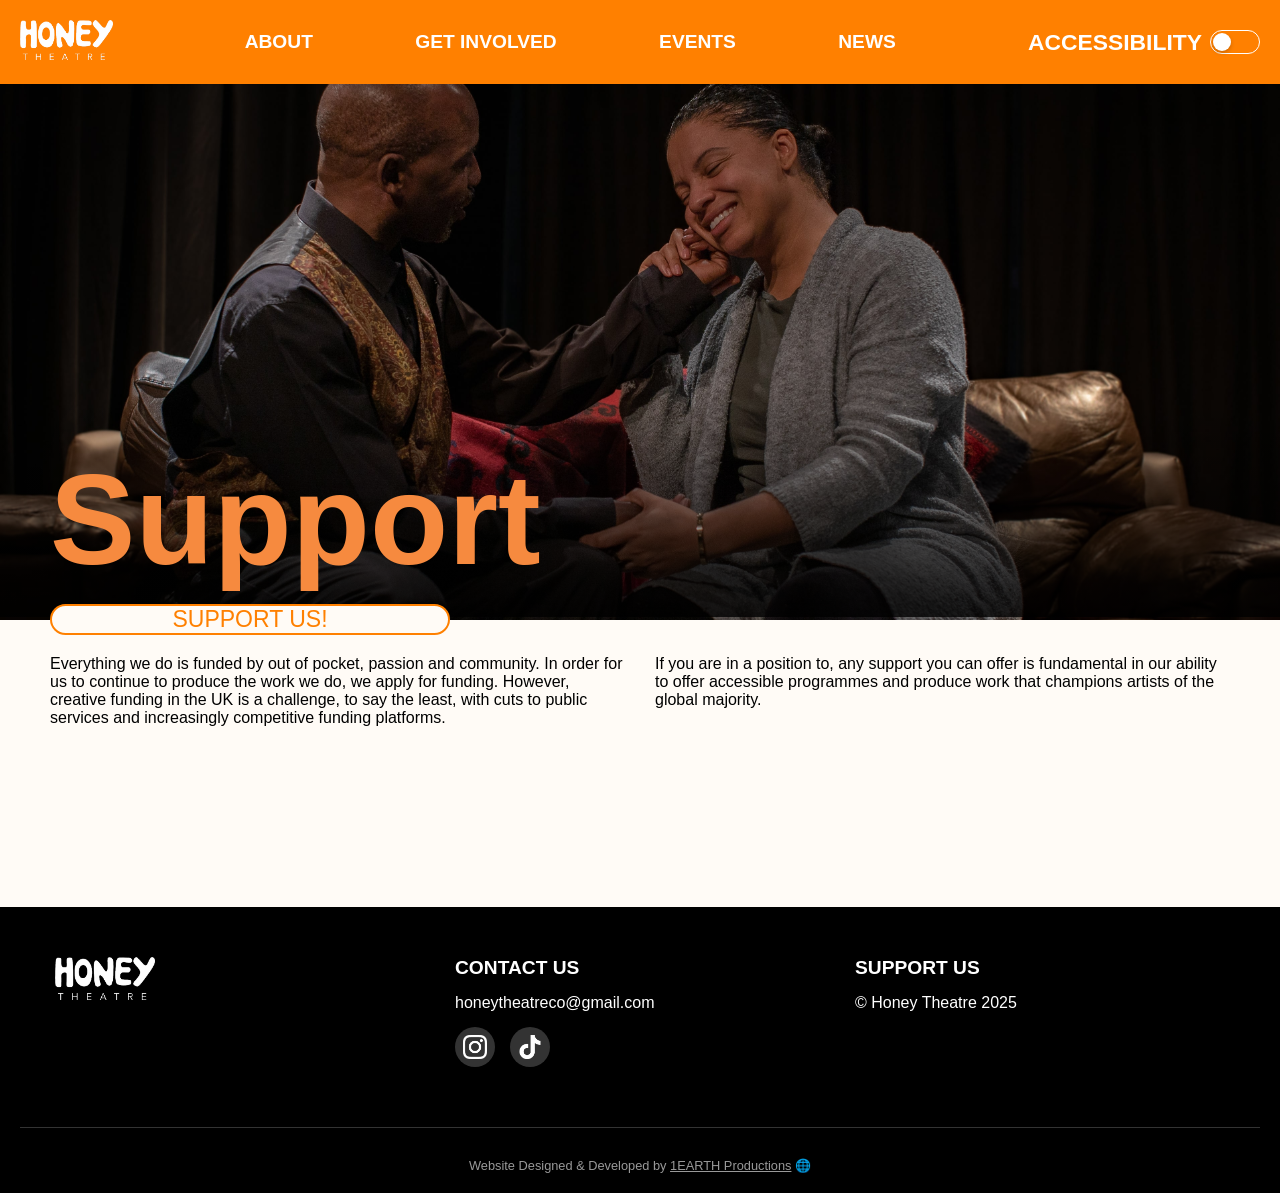
<file: support.html>
<!DOCTYPE html>
<html lang="en">

<head>
  <meta charset="UTF-8" />
  <meta name="viewport" content="width=device-width, initial-scale=1.0" />
  <title>Honey Theatre</title>
  <link href="https://db.onlinewebfonts.com/c/413438edc16177b70627d108238ec05f?family=TRJN+DaVinci+Text"
    rel="stylesheet" />

  <script src="https://cdn.userway.org/widget.js" data-account="AlXfe9YAX3"></script>
  <link rel="stylesheet" href="static/styles/mainstyle.css" />
  <link rel="icon" type="image/png" href="/static/img/HoneyIcon.png">
</head>

<body>
  <!-- Navbar -->
  <nav class="navbar navbaralt">
    <a href="index.html"> <img src="static/img/Honey Logo small White.png" alt="Honey Theatre Logo" class="logo"></a>

    <!-- Mobile Menu Button - NEW ADDITION -->
    <button class="mobile-menu-toggle" aria-label="Toggle mobile menu">
      <span class="menu-bar"></span>
      <span class="menu-bar"></span>
      <span class="menu-bar"></span>
  </button>

    <div class="nav-links">
      <a class="orangelink" href="about.html">About</a>
      <a class="orangelink" href="getinvolved.html">Get Involved</a>
      <a class="orangelink" href="events.html">Events</a>
      <a class="orangelink" href="news.html">News</a>
    </div>
    <button class="accessibility-toggle" aria-label="Toggle accessibility features">
      <span class="toggle-label">ACCESSIBILITY</span>
      <span class="toggle-switch">
        <span class="toggle-handle"></span>
      </span>
    </button>
  </nav>

  <div class="secondarylanding">
    <!-- Sticky video background -->
    <div class="image-container">
      <img src="static/img/Hummingbird BTS-270.JPG" alt="honey theater community" />
    </div>

    <!-- Hero text over video -->
    <div class="hero-text2 orangetext">Support</div>
  </div>
  <button class="landingbutton" type="button" onclick="alert('Hello world!')">SUPPORT US!</button>

  <div class="body-content">
    <div class="paragraph-holder">

      <p class="animatedtext">
        Everything we do is funded by out of pocket, passion and community. In
        order for us to continue to produce the work we do, we apply for
        funding. However, creative funding in the UK is a challenge, to say
        the least, with cuts to public services and increasingly competitive
        funding platforms.

      </p>
      <p class="animatedtext">
        If you are in a position to, any support you can offer is fundamental
        in our ability to offer accessible programmes and produce work that
        champions artists of the global majority.
      </p>
    </div>
    <div class="endspacer"></div>
  </div>


  <!-- Newsletter Button -->
  <div class="newsletter-btn" id="newsletterBtn">
    Sign up to our newsletter!
    <button class="close-btn" id="closeNewsletterBtn">×</button>
  </div>



  <!-- Footer -->
  <footer>
    <div class="footer-container">
      <!-- Column 1: Logo -->
      <div class="footer-column">
        <a href="#" class="back-to-top" title="Back to Top">
          <img src="static/img/Honey Logo small White.png" alt="Honey Theatre Logo" class="footer-logo">
        </a>
      </div>

      <!-- Column 2: Contact -->
      <div class="footer-column">
        <h3><a href="/contact.html">CONTACT US</a></h3>
        <p><a href="mailto:honeytheatreco@gmail.com">honeytheatreco@gmail.com</a></p>
        <div class="social-icons">
          <a href="https://www.instagram.com/honey.theatre/" target="_blank" class="social-icon">
            <img src="static/img/instagramWhite.png" alt="Instagram">
          </a>
          <a href="#" class="social-icon" target="_blank">
            <img src="static/img/tiktoklogoWhite.png" alt="TikTok">
          </a>
        </div>
      </div>

      <!-- Column 3: Support -->
      <div class="footer-column">
        <h3><a href="/support.html">SUPPORT US</a></h3>
        <p>© Honey Theatre 2025</p>
      </div>
    </div>

    <div class="footer-bottom">
      Website Designed & Developed by <a href="https://www.1-earth.world" target="_blank">1EARTH Productions</a>
      🌐
    </div>
  </footer>




  <script>// BACK 2 TOP BUTTON SCRIPT
    document.querySelector('.back-to-top').addEventListener('click', function (e) {
      e.preventDefault();
      window.scrollTo({
        top: 0,
        behavior: 'smooth'
      });
    });
  </script>

  <script>
    // Track UserWay widget state
    let userWayWidgetOpen = false;

    document.addEventListener("DOMContentLoaded", function () {
      const heroText = document.querySelector(".hero-text");
      const curtainLeft = document.querySelector(".curtain-left");
      const curtainRight = document.querySelector(".curtain-right");
      const curtainLinks = document.querySelectorAll(".curtain-content a");
      const accessibilityToggle = document.querySelector(
        ".accessibility-toggle"
      );

      let curtainsClosed = false;

      function handleScroll() {
        const scrollPosition = window.scrollY;
        const windowHeight = window.innerHeight;
        const triggerPoint = windowHeight * 0.5;

        const progress = Math.min(scrollPosition / triggerPoint, 1);

        curtainLeft.style.transform = `translateX(${-100 + progress * 100}%)`;
        curtainRight.style.transform = `translateX(${100 - progress * 100}%)`;
        heroText.style.opacity = 1 - progress;

        if (progress > 0.3) {
          curtainLinks.forEach((link) => {
            link.style.opacity = Math.min((progress - 0.3) / 0.2, 1);
          });
        } else {
          curtainLinks.forEach((link) => {
            link.style.opacity = 0;
          });
        }

        if (progress >= 1 && !curtainsClosed) {
          curtainsClosed = true;
        } else if (progress < 1 && curtainsClosed) {
          curtainsClosed = false;
        }
      }

      // Handle accessibility toggle
      accessibilityToggle.addEventListener("click", function () {
        this.classList.toggle("active");
        userWayWidgetOpen = !userWayWidgetOpen;

        // Method 1: Click the actual UserWay button
        const userwayButton = document.querySelector(
          "#userwayAccessibilityIcon"
        );
        if (userwayButton) {
          userwayButton.click();
        }
        // Method 2: Fallback to postMessage
        else {
          const userwayIframe = document.querySelector(
            "#userway-widget iframe"
          );
          if (userwayIframe && userwayIframe.contentWindow) {
            try {
              userwayIframe.contentWindow.postMessage(
                {
                  action: userWayWidgetOpen ? "open" : "close",
                  source: "userway",
                },
                "*"
              );
            } catch (e) {
              console.error("Error communicating with UserWay:", e);
              toggleFallbackAccessibility();
            }
          } else {
            toggleFallbackAccessibility();
          }
        }

        function toggleFallbackAccessibility() {
          console.warn("Using fallback accessibility mode");
          document.body.classList.toggle(
            "accessibility-mode",
            userWayWidgetOpen
          );
        }
      });

      function init() {
        curtainLeft.style.transform = "translateX(-100%)";
        curtainRight.style.transform = "translateX(100%)";
        heroText.style.opacity = 1;
        curtainLinks.forEach((link) => (link.style.opacity = 0));
        window.addEventListener("scroll", handleScroll);

        // Hide UserWay widget initially
        hideUserWayIcon();
      }

      function hideUserWayIcon() {
        const userwayIcon = document.querySelector(
          "#userwayAccessibilityIcon"
        );
        if (userwayIcon) {
          userwayIcon.style.display = "none";
        } else {
          // Keep checking until we find it (max 10 times)
          let checks = 0;
          const checkInterval = setInterval(() => {
            checks++;
            const icon = document.querySelector("#userwayAccessibilityIcon");
            if (icon || checks >= 10) {
              clearInterval(checkInterval);
              if (icon) icon.style.display = "none";
            }
          }, 500);
        }
      }

      init();
    });
  </script>
  <script>
    document.addEventListener('DOMContentLoaded', function () {
      const newsletterBtn = document.getElementById('newsletterBtn');
      const closeBtn = document.getElementById('closeNewsletterBtn');



      // Show button after 3 seconds
      setTimeout(function () {
        console.log('Attempting to show newsletter button');
        if (!localStorage.getItem('newsletterClosed')) {
          console.log('Showing newsletter button');
          newsletterBtn.classList.add('visible');
        } else {
          console.log('Newsletter was previously closed by user');
        }
      }, 3000);

      // Close button functionality
      closeBtn.addEventListener('click', function (e) {
        e.stopPropagation(); // Prevent triggering the main button click
        newsletterBtn.classList.remove('visible');
        newsletterBtn.classList.add('hidden');

        // Store preference in localStorage
        localStorage.setItem('newsletterClosed', 'true');
      });

      // Main button click (could link to a signup page)
      newsletterBtn.addEventListener('click', function () {
        // Replace this with your actual signup functionality
        window.location.href = '/newsletter-signup.html';
      });
    });
  </script>
  <script>
    // Intersection Observer for animated text
    document.addEventListener('DOMContentLoaded', function() {
        // Hero text animation is handled by CSS
        
        // Animate paragraphs when they come into view
        const animatedElements = document.querySelectorAll('.animatedtext');
        
        const observer = new IntersectionObserver((entries) => {
            entries.forEach(entry => {
                if (entry.isIntersecting) {
                    entry.target.classList.add('visible');
                }
            });
        }, {
            threshold: 0.1,
            rootMargin: '0px 0px -50px 0px'
        });

        animatedElements.forEach(element => {
            observer.observe(element);
        });
    });
</script>
<script>
  // Mobile Menu Toggle
  document.addEventListener('DOMContentLoaded', function() {
  const mobileToggle = document.querySelector('.mobile-menu-toggle');
  const mobileMenu = document.createElement('div');
  mobileMenu.className = 'mobile-menu-overlay';
  
  // Create mobile menu content with close button in top right
  mobileMenu.innerHTML = `
    <div class="mobile-menu-header">
      <img src="static/img/Honey Logo small White.png" alt="Honey Theatre Logo" class="mobile-menu-logo">
      <button class="mobile-menu-close" aria-label="Close menu">×</button>
    </div>
    <div class="mobile-menu-links">
      <a class="orangelink" href="about.html">About</a>
      <a class="orangelink" href="getinvolved.html">Get Involved</a>
      <a class="orangelink" href="events.html">Events</a>
      <a class="orangelink" href="news.html">News</a>
    </div>
  `;
  
  document.body.appendChild(mobileMenu);
  
  const closeButton = mobileMenu.querySelector('.mobile-menu-close');
  
  // Toggle menu
  mobileToggle.addEventListener('click', function() {
    mobileMenu.classList.add('active');
    document.body.style.overflow = 'hidden'; // Prevent scrolling
  });
  
  // Close menu
  closeButton.addEventListener('click', function() {
    mobileMenu.classList.remove('active');
    document.body.style.overflow = ''; // Re-enable scrolling
  });
  
  // Close menu when clicking on links
  const mobileLinks = mobileMenu.querySelectorAll('.mobile-menu-links a');
  mobileLinks.forEach(link => {
    link.addEventListener('click', function() {
      mobileMenu.classList.remove('active');
      document.body.style.overflow = '';
    });
  });
});
</script>
</body>

</html>
</file>
<file: static/styles/mainstyle.css>
/* Reset and base styles */
* {
  margin: 0;
  padding: 0;
  box-sizing: border-box;
}

:root {
  /* background-color: #FFFBF6; */
}

body {
  font-family: "Avenir Next", -apple-system, BlinkMacSystemFont, "Segoe UI",
    Roboto, "Helvetica Neue", Arial, sans-serif;
  overflow-x: hidden;
  background-color: #fffbf6;
}

/* Font face for TRJN DaVinci */
@font-face {
  font-family: "TRJN DaVinci Text";
  src: url("https://db.onlinewebfonts.com/t/413438edc16177b70627d108238ec05f.eot");
  src: url("https://db.onlinewebfonts.com/t/413438edc16177b70627d108238ec05f.eot?#iefix") format("embedded-opentype"),
    url("https://db.onlinewebfonts.com/t/413438edc16177b70627d108238ec05f.woff2") format("woff2"),
    url("https://db.onlinewebfonts.com/t/413438edc16177b70627d108238ec05f.woff") format("woff"),
    url("https://db.onlinewebfonts.com/t/413438edc16177b70627d108238ec05f.ttf") format("truetype"),
    url("https://db.onlinewebfonts.com/t/413438edc16177b70627d108238ec05f.svg#TRJN DaVinci Text") format("svg");
}

/* Video background - fixed/sticky */
.video-container {
  position: fixed;
  top: 0;
  left: 0;
  width: 100%;
  height: 100vh;
  z-index: -1;
}

.image-container img {
  /* position: fixed; */
  top: 0px;
  left: 0;
  width: 100%;
  height: 60vh;
  z-index: -1;
  object-fit: cover;
}

.body-content {
  background-color: #fffbf6;
  z-index: 100;
}

.form-holder {
  padding-left: 300px;
  padding-right: 300px;
}

.form-holder2 {
  padding-left: 30px;
  padding-right: 30px;
}

.success-message {
  text-align: center;
  padding: 20px;
  background-color: #f8f8f8;
  border-radius: 4px;
  margin-top: 20px;
  color: #ff8000;
  font-weight: bold;
}

/* Contact Form Styles */
.contact-form {
  margin-top: 30px;
  /* max-width: 600px; */
}

.form-group {
  margin-bottom: 20px;
  position: relative;
}

.form-group input,
.form-group textarea {
  width: 100%;
  padding: 16px;
  border: 1px solid #ddd;
  border-radius: 4px;
  font-family: inherit;
  font-size: 1rem;
  transition: all 0.3s ease;
  background-color: #fffbf6;
}

.form-group input:focus,
.form-group textarea:focus {
  outline: none;
  border-color: #ff8000;
  box-shadow: 0 0 0 2px rgba(255, 128, 0, 0.2);
}

.form-group textarea {
  resize: vertical;
  min-height: 150px;
}

/* Placeholder styling */
.form-group input::placeholder,
.form-group textarea::placeholder {
  color: #666;
  opacity: 1;
  font-weight: 500;
}

.form-group input:focus::placeholder,
.form-group textarea:focus::placeholder {
  color: transparent;
}

.submit-btn {
  background-color: #ff8000;
  color: white;
  border: none;
  padding: 14px 28px;
  font-size: 1rem;
  font-weight: 600;
  border-radius: 40px;
  cursor: pointer;
  transition: all 0.3s ease;
  text-transform: uppercase;
  width: 100%;
  margin-top: 10px;
}

.submit-btn:hover {
  background-color: #0000ff;
  transform: translateY(-2px);
}

/* Floating label effect when focused */
.form-group:focus-within label {
  transform: translateY(-100%);
  opacity: 1;
}

/* Responsive adjustments */
@media (max-width: 768px) {
  .contact-form {
    margin-top: 20px;
  }

  .form-group input,
  .form-group textarea {
    padding: 14px;
  }

  .submit-btn {
    padding: 12px 24px;
  }
}

.paragraph-holder {
  margin-left: 50px;
  margin-right: 50px;
  display: flex;
  /* Flexbox layout */
  flex-direction: row;
  /* Default: horizontal layout */
  justify-content: flex-start;
  /* Left-aligned */
  gap: 30px;
  /* Space between paragraphs */
}

.paragraph-holder p {
  flex: 1;
  /* Equal width distribution */
  margin: 0;
  /* Remove default margins */
}

/* Mobile responsiveness - stack paragraphs vertically */
@media (max-width: 768px) {

  /* Adjust breakpoint as needed */
  .paragraph-holder {
    flex-direction: column;
    /* Stack vertically on small screens */
    gap: 15px;
    /* Adjust gap for mobile */
  }
}

.video-background {
  width: 100%;
  height: 100%;
  object-fit: cover;
}

/* Navbar styles */
.navbar {
  position: fixed;
  top: 0;
  left: 0;
  width: 100%;
  display: flex;
  justify-content: space-between;
  align-items: center;
  padding: 20px;
  z-index: 1000;
}

.endspacer {
  height: 20vh;
}

.endspacer2 {
  height: 10vh;
}

.endspacer3 {
  height: 5vh;
}

.endspacer4 {
  height: 2.5vh;
}

.navbaralt {
  background-color: #ff8000;
  color: white !important;
}

.navbaralt .nav-links a:hover {
  color: #0000ff !important;
  /* color: white !important; */
}

.navbaralt2 .nav-links a:hover {
  color: #0000ff !important;
  /* color: white !important; */
}

.navbaralt2 {
  background-color: #fffbf6;
  color: black !important;
}

.navbaralt a,
.navbar span {
  /* background-color: #FF8000; */
  color: white !important;
}

.navbaralt2 a,
.navbaralt2 span {
  /* background-color: #FF8000; */
  color: black !important;
}

.logo {
  height: 40px;
}

.nav-links {
  display: flex;
  gap: 8vw;
  font-size: 1.2rem;
}

/* Loading Screen Styles */
#loading-screen {
  position: fixed;
  top: 0;
  left: 0;
  width: 100%;
  height: 100%;
  background-color: #000000;
  z-index: 9999;
  display: flex;
  justify-content: center;
  align-items: center;
  opacity: 0;
  visibility: hidden;
  transition: opacity 0.5s ease, visibility 0.5s ease;
}

#loading-screen.active {
  opacity: 1;
  visibility: visible;
}

#loading-screen img {
  width: 200px;
  height: auto;
  animation: pulse 1.5s infinite ease-in-out;
}

@keyframes pulse {
  0% { transform: scale(1); opacity: 0.8; }
  50% { transform: scale(1.1); opacity: 1; }
  100% { transform: scale(1); opacity: 0.8; }
}

.nav-links a {
  text-decoration: none;
  text-transform: uppercase;
  font-weight: 600;
  transition: transform 0.3s ease;
}

.nav-links a:hover {
  transform: translateY(-3px);
}

/* Accessibility Toggle Styles */
.accessibility-toggle {
  display: flex;
  align-items: center;
  gap: 8px;
  background: none;
  border: none;
  cursor: pointer;
  color: #f68a3f;
  font-weight: bold;
  /* padding: 5px 10px; */
  border-radius: 20px;
  transition: background-color 0.3s ease;
}

.accessibility-toggle:hover {
  background-color: rgba(246, 138, 63, 0.1);
}

.toggle-switch {
  width: 50px;
  height: 24px;
  /* background-color: #ccc; */
  border: 1px solid white;
  border-radius: 12px;
  position: relative;
  transition: background-color 0.3s ease;
}

.toggle-switch-black {
  border: 1px solid black;
}

.toggle-handle {
  position: absolute;
  width: 18px;
  height: 18px;
  background-color: white;
  border-radius: 50%;
  top: 2px;
  left: 2px;
  transition: transform 0.3s ease;
  box-shadow: 0 2px 4px rgba(0, 0, 0, 0.2);
  /* fill: #0000fF; */
}

.toggle-handle-black {
  background-color: #0000ff;
}

/* Mobile Menu Toggle Button */
.mobile-menu-toggle {
  display: none;
  /* Hidden by default */
  background: none;
  border: none;
  cursor: pointer;
  padding: 10px;
  z-index: 101;
}

.navbaralt2 .mobile-menu-toggle span {
  background-color: #000 !important;
}

.menu-bar {
  display: block;
  width: 25px;
  height: 3px;
  background-color: white;
  margin: 5px 0;
  transition: transform 0.3s ease, opacity 0.3s ease;
}

/* Mobile Menu Overlay */
.mobile-menu-overlay {
  position: fixed;
  top: 0;
  left: 0;
  width: 100%;
  height: 100%;
  background-color: #ff8000;
  z-index: 100;
  display: flex;
  flex-direction: column;
  align-items: flex-start;
  padding: 20px;
  transform: translateX(100%);
  transition: transform 0.3s ease;
}

.mobile-menu-overlay.active {
  transform: translateX(0);
}

.mobile-menu-header {
  width: 100%;
  display: flex;
  justify-content: space-between;
  align-items: center;
  padding: 15px 0;
}

.mobile-menu-logo {
  height: 40px;
}

.mobile-menu-close {
  background: none;
  border: none;
  color: white;
  font-size: 2rem;
  cursor: pointer;
}

.mobile-menu-links {
  display: flex;
  flex-direction: column;
  gap: 20px;
  width: 100%;
  margin-top: 30px;
}

.mobile-menu-links a {
  color: white;
  text-decoration: none;
  font-size: 1.5rem;
  text-transform: uppercase;
  font-weight: 600;
}

.blog-grid {
  width: 100%;
  background-color: #999;
}

body {
  /* font-family: sans-serif; */
  /* margin: 2rem; */
  background: #fffbf6;
}

.blog-grid-container {
  margin-top: 100px;
  display: flex;
  flex-wrap: wrap;
  gap: 1.5rem;
  padding: 0 20px;
  margin-left: 20px;
  margin-right: 20px;
  /* width: 97%; */
}

#mc_embed_shell {
  background-color: #ff8000;
  width: 100vw;
  top: 2000px;
  z-index: 10000;
}

.newsletter-subscribe {
  width: 100vw;
}


.post-content p {
  margin-bottom: 10px;
}

.bottom-line {
  width: 100%;
  height: 2px;
  background-color: #c9c9c9;
}

/* Blog Post Items */
.blog-grid-post-link {
  flex: 0 0 calc(25% - 1.5rem);
  /* 4 columns with gap considered */
  margin-bottom: 10px;
  background: white;
  border-radius: 12px;
  overflow: hidden;
  box-shadow: 0 4px 8px rgba(0, 0, 0, 0.1);
  transition: transform 0.2s ease, box-shadow 0.2s ease;
  text-decoration: none;
  color: inherit;
  display: flex;
  flex-direction: column;
}

/* Keep image aspect ratio natural */
.blog-grid-image-wrapper {
  position: relative;
  width: 100%;
}

.blog-grid-image-wrapper img {
  width: 100%;
  height: auto;
  display: block;
}

/* .blog-grid-post-link {
    text-decoration: none;
    color: inherit;
    display: block;
    background: white;
    border-radius: 12px;
    overflow: hidden;
    box-shadow: 0 4px 8px rgba(0,0,0,0.1);
    transition: transform 0.2s ease, box-shadow 0.2s ease;
    height: auto; 
} */

/* Responsive adjustments */
@media (max-width: 1200px) {
  .blog-grid-post-link {
    /* width: 96%; */
    flex: 0 0 calc(33.333% - 1.5rem);
    /* 3 columns */
  }
}

@media (max-width: 900px) {
  .blog-grid-post-link {
    /* width: 80%; */
    flex: 0 0 calc(50% - 1.5rem);
    /* 2 columns */
  }
}

@media (max-width: 600px) {
  .blog-grid-post-link {
    flex: 0 0 100%;
    /* 1 column */
  }
}

.blog-grid-post-link:hover {
  transform: translateY(-4px);
  box-shadow: 0 6px 16px rgba(0, 0, 0, 0.15);
}

.blog-grid-image-wrapper {
  position: relative;
  width: 100%;
  display: block;
}

.blog-grid-image-wrapper img {
  width: 100%;
  height: auto;
  display: block;
}

.bigtext {
  font-size: 34px;
  font-weight: bold;
  line-height: 1.1;
}


.bigtext2 {
  font-size: 57px;
  font-weight: bold;
  line-height: 1.1;
  margin-bottom: 20px;
}



.blog-grid-keywords {
  position: absolute;
  bottom: 8px;
  left: 8px;
  display: flex;
  gap: 0.5rem;
  flex-wrap: wrap;
}

.blog-grid-keyword {
  background: rgba(225, 225, 225, 0.8);
  font-size: 12px;
  padding: 0.2rem 0.5rem;
  border-radius: 20px;
  color: #0000ff;
  border: 1px solid #0000ff;
}

.blog-grid-content {
  padding: 1rem;
}

.blog-grid-title {
  font-weight: bold;
  font-size: 1.2rem;
  margin-bottom: 0.3rem;
}

.blog-grid-time {
  font-size: 0.85rem;
  color: #777;
  margin-bottom: 0.5rem;
}

.blog-grid-description {
  font-size: 1rem;
  color: #444;
  margin-bottom: 0.7rem;
}

.blog-grid-readmore {
  font-weight: bold;
  color: #0000ff;
  text-decoration: none;
}

.author-text {
  font-size: 1em;
  color: #656565;
}

/* .endspacer {
    height: 2rem;
  } */

#userwayAccessibilityIcon {
  display: none !important;
}

/* When toggle is active */
.accessibility-toggle.active .toggle-switch {
  background-color: #0000ff;
}

/* When toggle is active */
.accessibility-toggle.active .toggle-switch-black {
  background-color: #ff8000;
}

.accessibility-toggle.active .toggle-handle {
  transform: translateX(26px);
}

.toggle-label {
  font-size: 1.43rem;
}

@media (max-width: 768px) {
  .accessibility-toggle {
    padding: 3px 8px;
  }

  .toggle-switch {
    width: 40px;
    height: 20px;
  }

  .toggle-handle {
    width: 14px;
    height: 14px;
    top: 2px;
    left: 2px;
  }

  .accessibility-toggle.active .toggle-handle {
    transform: translateX(22px);
  }

  .toggle-label {
    font-size: 1rem;
  }
}

/* Add gradient overlay */
.image-container::after {
  content: "";
  position: absolute;
  bottom: 7px;
  left: 0;
  right: 0;
  height: 40%;
  /* Adjust this to control how far up the gradient goes */
  background: linear-gradient(to top,
      rgba(0, 0, 0, 0.8) 0%,
      rgba(0, 0, 0, 0) 100%);
  z-index: 1;
}

.bodycontent {
  position: relative;
}

/* Hero text */
.hero-text {
  position: fixed;
  bottom: 10px;
  left: 50px;
  font-family: "TRJN DaVinci Text", serif;
  font-size: 14rem;
  line-height: 1;
  z-index: -1;
  transition: opacity 0.5s ease;
}

.contactmsg {
  margin-top: 20px;
}

/* Hero text animation */
.hero-text2 {
  position: absolute;
  left: 50px;
  bottom: 20px;
  /* Start slightly lower */
  font-weight: 600;
  font-size: 8rem;
  line-height: 1;
  z-index: 1;
  margin: 0;
  padding: 0;
  opacity: 0;
  transform: translateY(40px);
  animation: flyUp 1s ease-out forwards;
  animation-delay: 0.3s;
}

.hero-text3 {
  position: relative;
  text-align: center;
  margin-top: 160px;
  font-weight: 600;
  font-size: 8rem;
  line-height: 1;
  z-index: 3;
  /* margin: 0; */
  padding: 0;

}

.hero-text3-patch{
  position: absolute !important;
}

@media (max-width: 768px) {
  .hero-text3 {
    font-size: 4rem;
  }
}


@keyframes flyUp {
  from {
    opacity: 0;
    transform: translateY(40px);
  }

  to {
    opacity: 1;
    transform: translateY(0);
    bottom: 40px;
    /* Final position */
  }
}

.about-image {
  width: 100%;
}

.about-img {
  width: 100%;
}

.team-container {
  display: flex;
  gap: 2rem;
  flex-wrap: wrap;
}

@media (max-width: 768px) {
  .team-container{
    display: block;
  }
}


.team-profile-wrapper {
  width: 300px;
  opacity: 0;
  transform: translateY(30px);
  transition: opacity 0.6s ease, transform 0.6s ease;
  z-index: 100;
}

.team-profile-wrapper.visible {
  opacity: 1;
  transform: translateY(0);
}

/* Staggered delays for each card */
.team-profile-wrapper:nth-child(1) { transition-delay: 0.1s; }
.team-profile-wrapper:nth-child(2) { transition-delay: 0.2s; }
.team-profile-wrapper:nth-child(3) { transition-delay: 0.3s; }
.team-profile-wrapper:nth-child(4) { transition-delay: 0.4s; }
.team-profile-wrapper:nth-child(5) { transition-delay: 0.5s; }

.team-profile-card {
  position: relative;
  width: 100%;
  aspect-ratio: 1 / 1;
  overflow: hidden;
  border-radius: 12px;
  background-color: #fff;
  box-shadow: 0 4px 8px rgba(0, 0, 0, 0.1);
  cursor: pointer;
  transition: transform 0.2s;
}

.team-profile-card:hover {
  transform: scale(1.01);
}

.team-profile-card img {
  width: 100%;
  height: 100%;
  object-fit: cover;
}

.team-overlay {
  position: absolute;
  bottom: 0;
  left: 0;
  width: 100%;
  color: white;
  padding: 1rem;
  background: linear-gradient(to top, rgba(0, 0, 0, 0.6), rgba(0, 0, 0, 0));
  display: flex;
  justify-content: space-between;
  align-items: end;
}

.team-info {
  font-weight: bold;
  z-index: 100;
}

.team-arrow {
  font-size: 1.5rem;
  transition: opacity 0.3s ease;
  z-index: 100;
}

.team-arrow.hidden {
  opacity: 0;
  pointer-events: none;
  
}

.team-bio {
  max-height: 0;
  overflow: hidden;
  background: #fff;
  margin-top: 1rem;
  padding: 0 1rem;
  border-radius: 0 0 12px 12px;
  box-shadow: 0 4px 8px rgba(0, 0, 0, 0.1);
  transition: max-height 0.4s ease, padding 0.3s ease;
}

/* Events Section */
.events-container {
  margin: 0 50px;
}

.event-row {
  display: flex;

  gap: 30px;
  margin-bottom: 30px;
  padding: 20px 0;
  /* border-bottom: 1px solid #eee; */
  transition: transform 0.3s ease;
}

@media (max-width: 768px) {
  .event-date-circle {
    width: 60px;
    height: 60px;
    margin-right: 15px;
  }

  .event-row {
    align-items: center;
  }

  .date-content {
    font-size: 12px;
  }
}

/* Adjust existing styles to accommodate new date circle */
.event-row>div {
  /* margin-right: 20px; */
}

.event-row>div:last-child {
  margin-right: 0;
}

.event-row:hover {
  transform: translateX(10px);
}

.event-date,
.event-image,
.event-details,
.event-action {
  flex: 1;
}

.event-image img {
  width: 100%;
  height: 200px;
  object-fit: cover;
  border-radius: 4px;
}

.event-details {
  transition: transform 0.3s ease;
}

.event-row:hover .event-details {
  transform: translateX(5px);
}

.event-details h3 {
  font-size: 1.5rem;
  margin-bottom: 10px;
}

.event-details p {
  margin: 5px 0;
  color: #555;
}

.eventcategory {
  color: #FF6B00 !important;
  font-weight: 300;
}

.read-more {
  color: #0000ff !important;
  text-decoration: underline;
  font-weight: 500;
  display: inline-block;
  margin-top: 10px;
}

.event-popup-date-circle {
  width: 80px;
  height: 80px;
  border-radius: 50%;
  /* background-color: #FF6B00; */
  display: flex;
  align-items: center;
  justify-content: center;
  text-align: center;
  margin: 10px 0;
  border: 1px solid #ff8000;

}

.event-popup-date .date-content {
  color: #ff8000 font-weight: bold;
  line-height: 1.2;
  font-size: 16px;
}

@media (max-width: 768px) {
  .event-popup-date-circle {
    width: 70px;
    height: 70px;
  }

  .event-popup-date .date-content {
    font-size: 14px;
  }
}



.event-date-circle {
  width: 70px;
  height: 70px;
  border-radius: 50%;
  /* background-color: #FF6B00; */
  border: 1px solid #ff8000;
  display: flex;
  align-items: center;
  justify-content: center;
  text-align: center;
  margin-right: 20px;
  flex-shrink: 0;
}

.date-content {
  color: #ff8000;
  font-weight: bold;
  line-height: 1.2;
  font-size: 14px;
}

/* Loading and Error States */
.loading-spinner {
  border: 4px solid rgba(255, 165, 0, 0.3);
  border-radius: 50%;
  border-top: 4px solid #FFA500;
  width: 40px;
  height: 40px;
  animation: spin 1s linear infinite;
  margin: 20px auto;
}

@keyframes spin {
  0% { transform: rotate(0deg); }
  100% { transform: rotate(360deg); }
}

.error-message, .no-members {
  color: #FF5252;
  text-align: center;
  padding: 20px;
  font-weight: bold;
}

/* Team Profile Fallback */
.team-fallback {
  display: none;
}


.read-more:hover {
  color: #ff8000 !important;
}

.ticket-btn {
  display: block;
  background: #ff8000;
  color: white;
  text-align: center;
  padding: 12px 20px;
  border-radius: 40px;
  text-decoration: none;
  font-weight: 600;
  transition: background 0.3s ease;
}

.ticket-btn:hover {
  background: #0000ff;
}

.ticket-btn.archived {
  background: #ddd;
  color: #777;
  cursor: default;
}

.event-popup-ticket-button {
  margin-top: 20px;
  text-align: center;
}

.event-popup-ticket-button .ticket-btn {
  display: inline-block;
  padding: 10px 20px;
  background-color: #FF6B00;
  color: white;
  text-decoration: none;
  border-radius: 40px;
  font-weight: bold;
  transition: background-color 0.3s;
}

.event-popup-ticket-button .ticket-btn:hover {
  background-color: #e05d00;
}

.event-popup-ticket-button .ticket-btn.archived {
  background-color: #666;
  cursor: not-allowed;
}

/* Responsive */
@media (max-width: 768px) {
  .event-row {
    flex-direction: column;
    gap: 15px;
    text-align: center;
  }

  .event-date,
  .event-image,
  .event-details,
  .event-action {
    width: 100%;
  }

  .event-row:hover {
    transform: none;
  }

  .event-row:hover .event-details {
    transform: none;
  }
}

.center-align {
  text-align: center;
  display: flex;
  justify-content: center;
  align-items: center;
}

.left-align{
  align-items: start !important;
}

.whitetext {
  color: #ffffff;
}

.center-spacing {
  display: flex;
  flex-direction: column;
  align-items: center;
  margin: 0 auto;
  max-width: 1200px;
  padding: 0 20px;
}

.team-bio.open {
  max-height: 600px;
  padding: 1rem;
}

.team-close {
  text-align: right;
  font-size: 1.2rem;
  cursor: pointer;
  margin-top: 1rem;
}

.team-bio strong {
  display: block;
  margin-bottom: 0.5rem;
}

.orange-banner {
  padding-top: 20px;
  background-color: #ff8000;
}

/* Animated text styles */
.animatedtext {
  opacity: 0;
  transform: translateY(20px);
  transition: opacity 0.8s ease, transform 0.8s ease;
}

.animatedtext.visible {
  opacity: 1;
  transform: translateY(0);
}

/* Delay for paragraph animations */
.animatedtext:nth-child(1) {
  transition-delay: 0.2s;
}

.animatedtext:nth-child(2) {
  transition-delay: 0.4s;
}

@media (max-width: 1200px) {
  .form-holder {
    padding-left: 200px;
    padding-right: 200px;
  }

}

.loading-container {
  display: flex;
  flex-direction: column;
  align-items: center;
  justify-content: center;
  padding: 40px;
  text-align: center;
}

.loading-gif {
  width: 130px;
  height: 80px;
  margin-bottom: 20px;
}

.loading-message {
  font-size: 1.2rem;
  color: blue;
}

.logo-carousel {
  width: 100%;
  overflow: hidden;
  position: relative;
  padding: 40px 0;
  margin: 40px 0;
}

.carousel-track {
  display: flex;
  align-items: center; /* Vertical centering */
  width: max-content;
  animation: scroll 40s linear infinite;
}

.carousel-slide {
  display: flex;
  align-items: center;
  justify-content: center;
  height: 80px; /* Fixed height */
  padding: 0 30px;
  flex-shrink: 0;
}


.logo-img {
  height: 100%; /* Takes full height of parent */
  width: auto; /* Width adjusts proportionally */
  max-width: 200px; /* Prevent extremely wide logos */
  object-fit: contain; /* Maintain aspect ratio */
  filter: grayscale(100%);
  opacity: 0.7;
  transition: all 0.3s ease;
}

.logo-img:hover {
  filter: grayscale(0);
  opacity: 1;
  transform: scale(1.05);
}

.thin-image{
  max-height: 200px;
}

.sideinfo{
  font-size: 1.6rem;
  width: 100%;
  max-width: 90vw;
}

/* Responsive adjustments */
@media (max-width: 768px) {
  .sideinfo{
    font-size: 1.1rem;
  }
  
}

.and-more {
  font-size: 1.2rem;
  color: rgb(22, 22, 22);
  font-style: italic;
  padding: 0 20px;
  white-space: nowrap;
}

@keyframes scroll {
  0% {
    transform: translateX(0);
  }
  100% {
    transform: translateX(-50%);
  }
}

/* Pause animation on hover */
.logo-carousel:hover .carousel-track {
  animation-play-state: paused;
}

/* Responsive adjustments */
@media (max-width: 768px) {
  .carousel-slide {
    height: 60px;
    padding: 0 20px;
  }
  
  .logo-img {
    max-width: 150px;
  }
  
  .carousel-track {
    animation: scroll 30s linear infinite;
  }
}


/* Responsive adjustments */
@media (max-width: 868px) {
  .hero-text2 {
    font-size: 4rem;
    left: 20px;
    bottom: 20px;
  }

  .paragraph-holder {
    margin-left: 20px;
    margin-right: 20px;
  }

  .form-holder {
    padding-left: 40px;
    padding-right: 40px;
  }
}

@media (max-width: 480px) {
  .hero-text2 {
    font-size: 3rem;
  }
}

.secondarylanding {
  position: relative;
  margin-top: 80px;
  /* height: 60vh; */
}

/* Newsletter Button Styles */
.newsletter-btn {
  border: 1px solid #ffffff;
  position: fixed;
  bottom: 20px;
  right: 20px;
  background-color: #ff8000;
  color: white;
  padding: 5px 20px;
  border-radius: 30px;
  display: flex;
  align-items: center;
  gap: 10px;
  font-family: "Avenir Next", sans-serif;
  font-weight: 600;
  box-shadow: 0 4px 8px rgba(0, 0, 0, 0.2);
  z-index: 1000;
  cursor: pointer;
  transition: transform 0.3s ease, opacity 0.3s ease;
  opacity: 0;
  /* Start hidden */
  transform: translateY(20px);
  /* Start slightly below */
}

.newsletter-btn.visible {
  opacity: 1;
  transform: translateY(0);
}

.newsletter-btn:hover {
  transform: translateY(-3px) !important;
}

.close-btn {
  background: none;
  border: none;
  color: white;
  font-weight: bold;
  font-size: 16px;
  cursor: pointer;
  padding: 0;
  margin: 0;
  line-height: 1;
}

/* Hide when closed */
.newsletter-btn.hidden {
  opacity: 0;
  pointer-events: none;
  transform: translateY(20px);
}

/* Curtain effect - fixed positioning */
.curtain-container {
  position: fixed;
  top: 0;
  left: 0;
  width: 100%;
  height: 100vh;
  pointer-events: none;
  z-index: 5;
}

/* Scroll Indicator Styles */
.scroll-indicator {
  position: fixed;
  bottom: 30px;
  right: 30px;
  transform: translateX(-50%);
  display: flex;
  flex-direction: column;
  align-items: center;
  z-index: 1;
  opacity: 1;
  transition: opacity 0.5s ease;
}

.scroll-text {
  color: white;
  font-size: 14px;
  margin-bottom: 8px;
  text-shadow: 0 0 5px rgba(0, 0, 0, 0.5);
}

.scroll-arrow {
  width: 24px;
  height: 24px;
  border-left: 2px solid #f68a3f;
  border-bottom: 2px solid #f68a3f;
  transform: rotate(-45deg);
  animation: bounce 2s infinite;
}

@keyframes bounce {

  0%,
  20%,
  50%,
  80%,
  100% {
    transform: rotate(-45deg) translateY(0);
  }

  40% {
    transform: rotate(-45deg) translateY(-10px);
  }

  60% {
    transform: rotate(-45deg) translateY(-5px);
  }
}

/* Hide when scrolling down */
.scroll-indicator.hidden {
  opacity: 0;
  pointer-events: none;
}

.curtain-left,
.curtain-right {
  position: absolute;
  top: 0;
  width: 50%;
  height: 100%;
  background-color: #ffd700;
  will-change: transform;
  display: flex;
  justify-content: center;
  align-items: center;
  transition: transform 0.1s ease-out;
}

.curtain-left {
  left: 0;
  transform: translateX(-100%);
}

.curtain-right {
  right: 0;
  transform: translateX(100%);
}

/* Curtain content */
.curtain-content {
  position: relative;
  width: 80%;
  height: 100%;
  display: flex;
  flex-direction: column;
  justify-content: center;
  align-items: center;
  pointer-events: auto;
  font-family: "TRJN DaVinci Text", serif;
}

.curtain-content a {
  color: #f68a3f;
  text-decoration: none;
  font-size: 4rem;
  margin: 15px 0;
  text-transform: uppercase;
  font-weight: bold;
  opacity: 0;
  transition: opacity 0.5s ease;
  text-align: center;
  width: 100%;
}

.curtain-content a:hover {
  color: #0000ff;
}



/* Main content area */
.main-content {
  position: relative;
  width: 100%;
  min-height: 100vh;
  z-index: 4;
  margin-top: 100vh;
}

/* New Footer Styles */

footer {
  background-color: black;
  color: white;
  padding: 50px 20px 20px;
  position: relative;
  z-index: 10;
}


footer {
  background-color: black;
  color: white;
  padding: 50px 20px 20px;
  position: relative;
  z-index: 10;
}

.footer-container {
  display: flex;
  justify-content: space-between;
  max-width: 1200px;
  margin: 0 auto;
  padding-bottom: 30px;
}

.footer-column {
  flex: 1;
  padding: 0 15px;
  text-align: left;
}

.footer-column h3 {
  font-size: 1.2rem;
  margin-bottom: 15px;
  text-transform: uppercase;
}

.footer-column a {
  color: white;
  text-decoration: none;
  transition: color 0.3s ease;
}

.footer-column a:hover {
  color: #f68a3f;
}

.footer-logo {
  max-width: 100px;
}

.social-icons {
  display: flex;
  gap: 15px;
  margin-top: 15px;
}

.social-icon {
  width: 40px;
  height: 40px;
  border-radius: 50%;
  background-color: #333;
  display: flex;
  align-items: center;
  justify-content: center;
  transition: background-color 0.3s ease;
}

.social-icon:hover {
  background-color: #f68a3f;
}

.social-icon img {
  width: 60%;
  height: 60%;
}

.footer-bottom {
  text-align: center;
  padding-top: 30px;
  border-top: 1px solid #333;
  margin-top: 30px;
  color: #999;
  font-size: 0.8rem;
}

.footer-bottom a {
  color: #999;
  /* text-decoration: none; */
  transition: color 0.3s ease;
}

.footer-bottom a:hover {
  color: white;
}

/* Responsive Footer */
@media (max-width: 768px) {
  .footer-container {
    flex-direction: column;
    gap: 30px;
  }

  .footer-column {
    padding: 0;
    text-align: center;
  }

  .social-icons {
    justify-content: center;
  }




}

.copyright {
  margin-top: 20px;
  font-size: 0.8rem;
}

.subcategory {
  /* background-color: #0000FF; */
  padding-left: 20px;
  padding-right: 20px;
  font-size: 34px;
  border-radius: 200px;
  margin-bottom: 20px;
  border: 2px solid #ff8000;
  margin-top: 10px;
}

/* Color classes */
.orangelink {
  color: #f68a3f;
}

.orangetext {
  color: #f68a3f !important;
}




/* Search styles */
.news-search-holder {
  margin-top: 100px;
  padding: 20px;
  padding-right: 30px;
  display: flex;
  gap: 10px;
  align-items: center;
}

.search-input {
  padding: 12px 15px;
  border: 1px solid #ddd;
  border-radius: 30px;
  flex-grow: 1;
  font-size: 16px;
  transition: all 0.3s ease;
  background-color: #f4f4f4;
}

.search-input:focus {
  outline: none;
  border-color: #ff7b00;
  box-shadow: 0 0 0 2px rgba(255, 123, 0, 0.2);
}

.search-button {
  background: none;
  border: none;
  cursor: pointer;
  padding: 8px;
  border-radius: 50%;
  transition: background 0.3s ease;
  display: flex;
  align-items: center;
  justify-content: center;
}

.search-button:hover {
  background: rgba(0, 0, 0, 0.05);
}

.search-icon,
.clear-icon {
  fill: #666;
  transition: fill 0.3s ease;
}

.search-button:hover .search-icon,
.search-button:hover .clear-icon {
  fill: #ff7b00;
}

.clear-icon {
  display: none;
}

.has-search-term .search-icon {
  display: none;
}

.has-search-term .clear-icon {
  display: block;
}


.blacktext,
.blacktext a {
  color: #000;
}

.blacktext:hover,
.blacktext a:hover {
  color: #0000ff;
}

.orangelink:hover {
  color: #0000ff;
}

/* Accessibility mode styles */
.accessibility-mode {
  font-size: 18px;
  line-height: 1.6;
  color: #000 !important;
  background-color: #fff !important;
}

.accessibility-mode * {
  color: inherit !important;
  background-color: inherit !important;
}

/* Responsive Styles */
@media (max-width: 890px) {
  .nav-links {
    display: none;
    /* Hide regular nav links */
  }

  .subcategory {
    font-size: 23px;
  }

  .mobile-menu-toggle {
    display: block;
    /* Show hamburger menu */
  }

  .accessibility-toggle {
    margin-left: auto;
    /* Push accessibility toggle left */
    margin-right: 15px;
  }
}

/* Responsive styles */
@media (max-width: 890px) {
  .navbar {
    flex-direction: row;
    padding: 10px;
  }

  .logo {
    order: 1;
  }

  .accessibility-toggle {
    order: 2;
  }

  .mobile-menu-toggle {
    order: 3;
  }

  .nav-links {
    margin-top: 10px;
    flex-wrap: wrap;
    justify-content: center;
  }

  .hero-text {
    font-size: 5rem;
    left: 20px;
    bottom: 60px;
  }

  .curtain-content a {
    font-size: 3cap;
  }
}

.back-to-top {
  cursor: pointer;
  display: inline-block;
  position: relative;
}

.back-to-top:hover::after {
  content: "Back to Top";
  position: absolute;
  bottom: 100%;
  left: 50%;
  transform: translateX(-50%);
  background-color: rgba(0, 0, 0, 0.8);
  color: white;
  padding: 4px 8px;
  border-radius: 4px;
  font-size: 12px;
  white-space: nowrap;
  margin-bottom: 5px;
}

.landingbutton {
  max-width: 70vw;
  position: relative;
  width: 400px;
  top: -20px;
  z-index: 10;
  margin-left: 50px;
  font-size: 34px;
  border-radius: 100px;
  background-color: #fffbf6;
  color: #ff8000;
  border-color: #ff8000;
  font: inherit;
  border-style: solid;
  border-width: 2px;
  font-size: 23px;
}

.landingbutton:hover {
  background: #0000ff;
}

.nohover:hover {
  background: #fffbf6 !important;
}

/* Popup Styles */
.event-popup-overlay {
  position: fixed;
  top: 0;
  left: 0;
  width: 100%;
  height: 100%;
  background: rgba(0, 0, 0, 0.8);
  display: flex;
  justify-content: center;
  align-items: center;
  z-index: 1000;
  opacity: 0;
  visibility: hidden;
  transition: opacity 0.3s ease, visibility 0.3s ease;
}

.event-popup-overlay.active {
  opacity: 1;
  visibility: visible;
}

.event-popup-container {
  background: #fff;
  border: 2px solid #000000;
  border-radius: 8px;
  width: 80%;
  max-width: 900px;
  max-height: 80vh;
  overflow: hidden;
  transform: translateY(20px);
  transition: transform 0.3s ease;
}

.event-popup-overlay.active .event-popup-container {
  transform: translateY(0);
}

.event-popup-content {
  padding: 30px;
  overflow-y: auto;
  max-height: calc(80vh - 30px);
}

.event-popup-close {
  position: absolute;
  top: 15px;
  right: 15px;
  background: none;
  border: none;
  color: #FF6B00;
  font-size: 24px;
  cursor: pointer;
  z-index: 1001;
  padding: 5px;
}

.event-popup-close:hover {
  color: #0000ff;
}

.event-popup-header {
  margin-bottom: 20px;
  padding-bottom: 10px;
  border-bottom: 1px solid #FF6B00;
}

.event-popup-title {
  color: #FF6B00;
  margin: 0 0 5px 0;
  font-size: 53px;
  line-height: 1;
}

.event-popup-category {
  font-weight: 300;
}

.event-popup-date {
  font-style: italic;
}

.event-popup-category,
.event-popup-date,
.event-popup-location {
  color: #000;
  margin: 5px 0;
}

.event-popup-main {
  display: flex;
  gap: 20px;
}

.event-popup-image {
  width: 100%;
  max-width: 400px;
  height: auto;
  border-radius: 4px;
  object-fit: cover;
}

.event-popup-description {
  color: #000;
  line-height: 1.5;
}

/* Mobile Styles */
@media (max-width: 768px) {
  .event-popup-container {
    width: 90%;
    max-height: 90vh;
  }

  .event-popup-content {
    padding: 20px;
    max-height: calc(90vh - 40px);
  }

  .event-popup-main {
    flex-direction: column;
  }

  .event-popup-image {
    max-width: 100%;
  }

  
}

.landingbutton-nospace {
    
  margin-left: 0px;
  font-size: 34px;
}



@media (max-width: 768px) {


  .endspacer2 {
    height: 5vh;
  }
}
</file>
